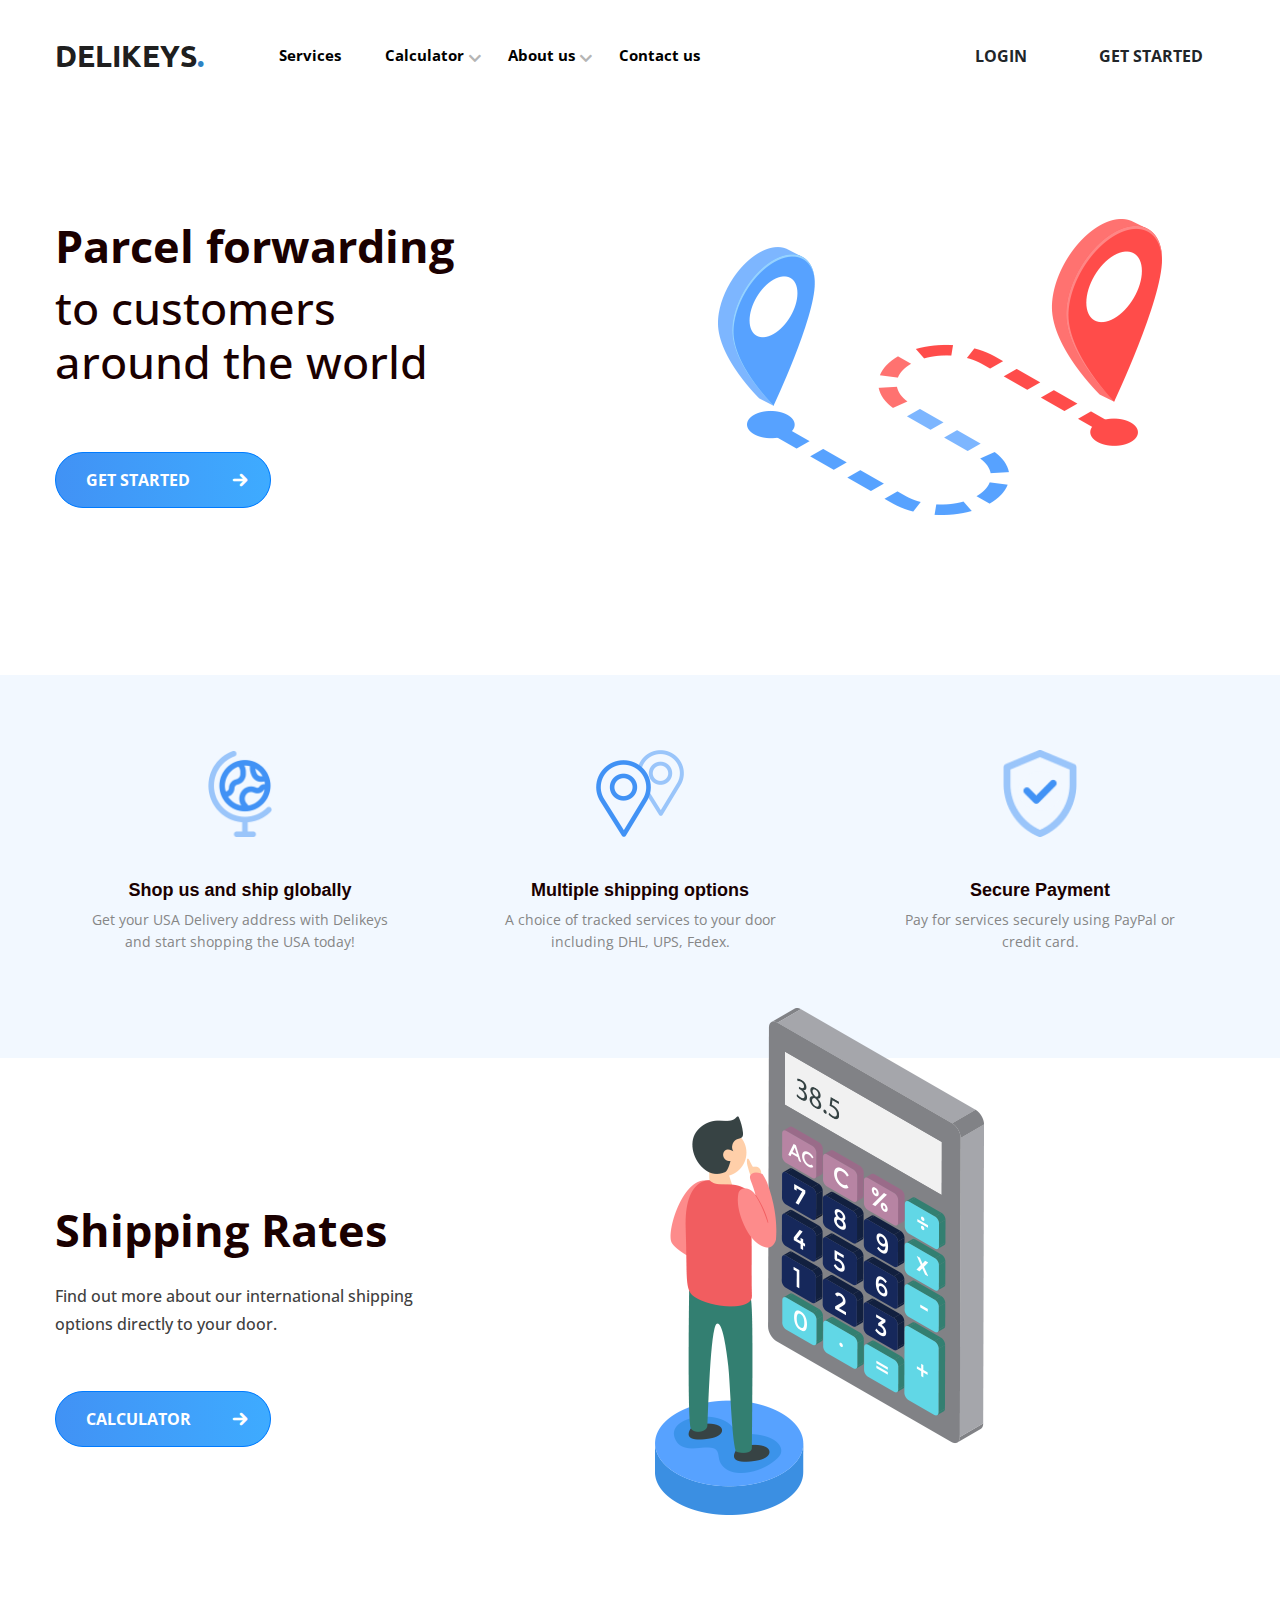
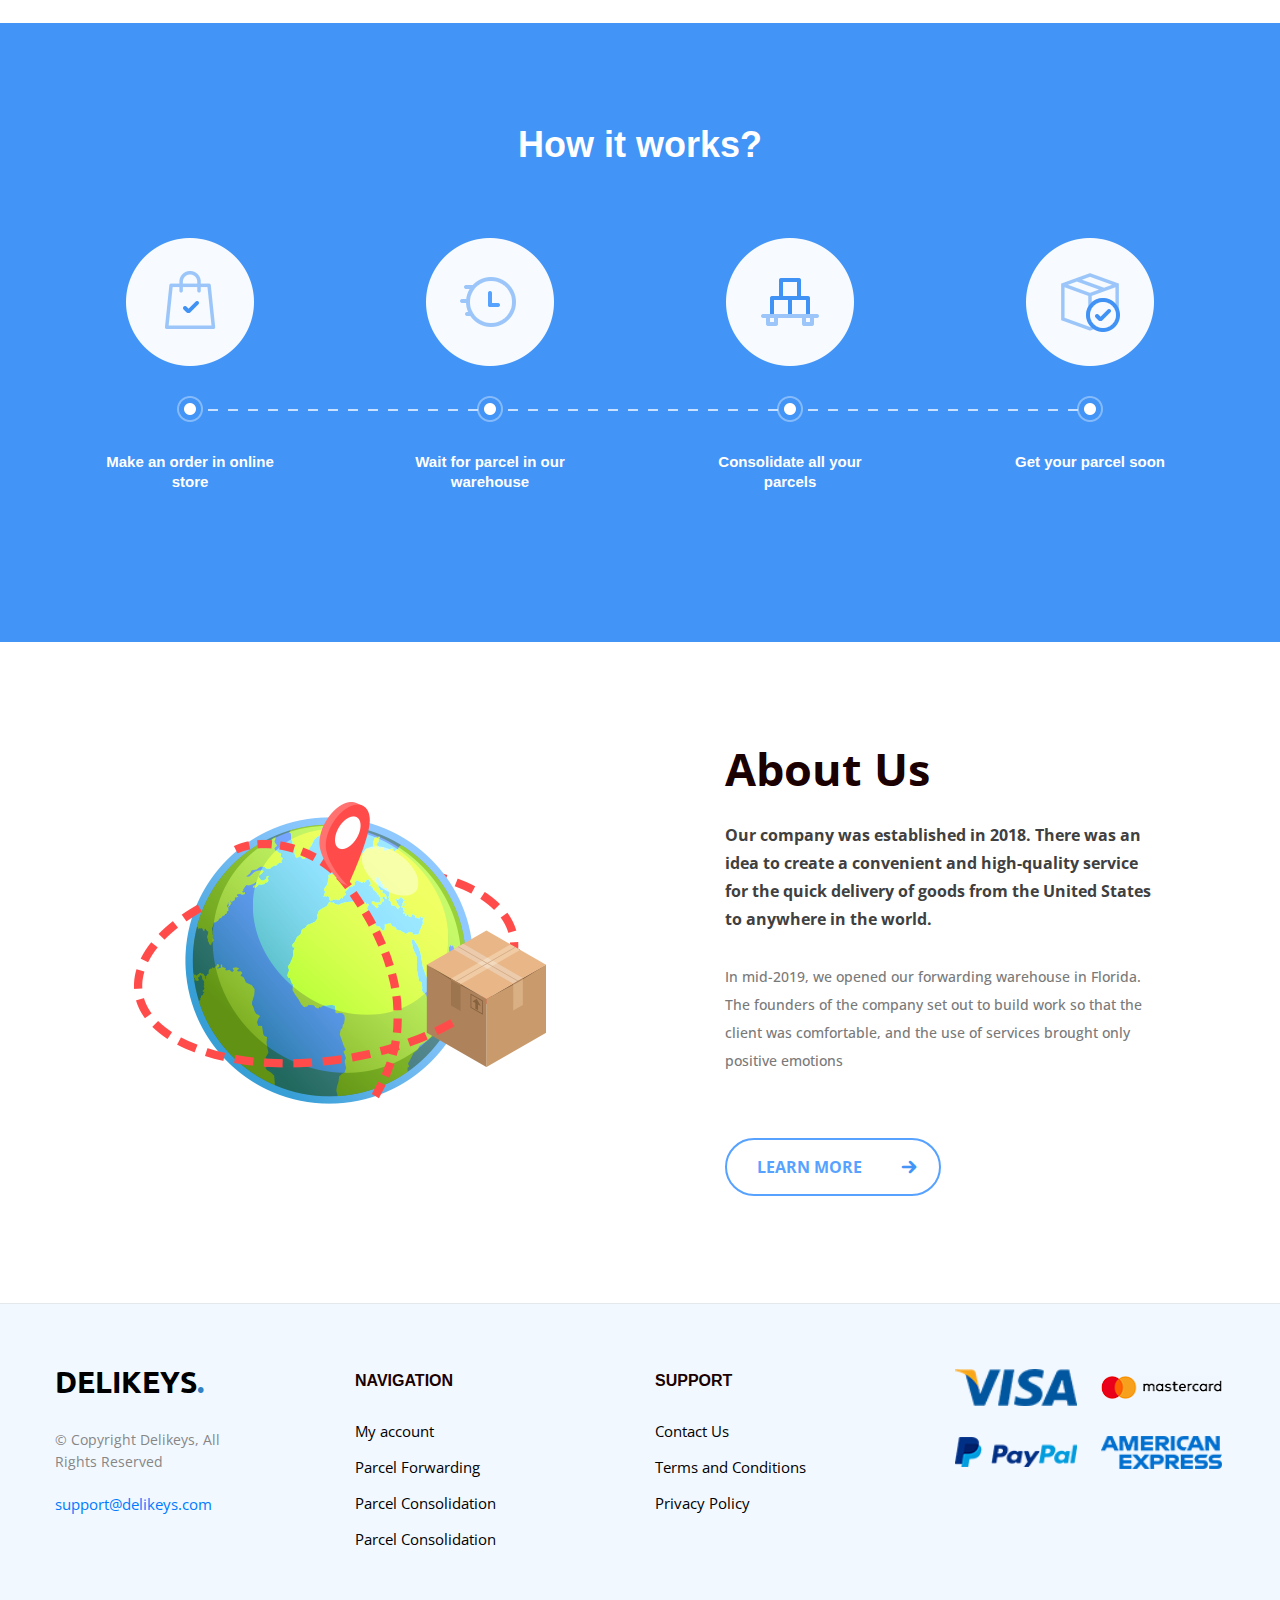
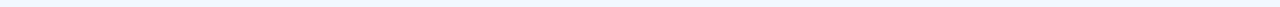
<file: index.html>
<html lang="en">
<head>
    <title>Delikeys</title>
    <link rel="stylesheet" href="./assets/bootstrap/bootstrap.min.css">
    <link href='http://fonts.googleapis.com/css?family=Ubuntu&subset=cyrillic,latin' rel='stylesheet' type='text/css'/>
    <link href="https://fonts.googleapis.com/css?family=Open+Sans:400,600,700&display=swap" rel="stylesheet">
    <link href="https://fonts.googleapis.com/css?family=Open+Sans:400,600,700|Ubuntu:400,700&display=swap" rel="stylesheet">
    <link rel="stylesheet" href="./assets/css/fonts.css">
    <link rel="stylesheet" href="./assets/css/style.css">
    <link rel="stylesheet" href="./assets/css/media.css">

</head>
<body>
<section id="section_header">
    <div class="container">
        <div class="row">
            <nav class="navbar navbar-expand-lg navbar-light col-12">
                <a class="navbar-brand col-2" href="#">delikeys<span>.</span></a>
                <button class="navbar-toggler navbar-toggler-index" type="button" data-toggle="collapse"
                        data-target="#navbarSupportedContent"
                        aria-controls="navbarSupportedContent"
                        aria-expanded="false"
                        aria-label="Toggle navigation">
                    <span class="container1" onclick="myFunction(this)">
                    <span class="bar1"></span>
                    <span class="bar2"></span>
                    <span class="bar3"></span>
                    <span class="bar4"></span>
                    <span class="bar5"></span>
                    </span>
                </button>
                <div class="collapse navbar-collapse col-10" id="navbarSupportedContent">
                    <ul class="navbar-nav mr-auto col-6.5">
                        <li class="nav-item">
                            <a class="nav-link" href="#">Services <span class="sr-only">(current)</span></a>
                        </li>
                        <li class="nav-item">
                            <div class="dropdown"><!--<i class="icon-angle-right"></i>-->
                                <a class="nav-link" href="#">Calculator</a>
                                <div class="dropdown-content">
                                    <a href="#">Link 1</a>
                                    <a href="#">Link 2</a>
                                    <a href="#">Link 3</a>
                                </div>
                            </div>
                        </li>
                        <li class="nav-item">
                            <div class="dropdown">
                            <a class="nav-link" href="#">About us</a>
                            <div class="dropdown-content">
                                <a href="#">Link 1</a>
                                <a href="#">Link 2</a>
                                <a href="#">Link 3</a>
                            </div>
                            </div>
                        </li>
                        <li class="nav-item">
                            <a class="nav-link" href="#">Contact us</a>
                        </li>
                    </ul>
                    <div class="nav-auth col-3.5">
                        <button type="submit" class="nav-link rounded-pill nav-login btn  btn-header" href="#">login</button>
                        <button type="submit" class="nav-link rounded-pill nav-grt-started btn btn-header" href="#">get started</button>
                    </div>
                    <div class="burger-btn-login">
                        <button type="submit" class="btn  btn-main btn-login ">sign up</button>
                        <button type="submit" class="btn  btn-main btn-login ">login</button>
                    </div>
                    <div id="header_box_logout">
                        <span class="header-name-user">Kirill Shevaha</span>
                        <ul class="navbar-nav mr-auto logout-text">
                            <li class="nav-item-room"><a href="#" class="profile-info">Profile Info</a></li>
                            <li class="nav-item-room"><a href="#" class="your-packages">Your packages</a></li>
                            <li class="nav-item-room"><a href="#" class="history">History</a></li>
                            <li class="nav-item-room"><a href="#" class="consolidation">Consolidation</a></li>
                        </ul>
                        <div class="btn-logout-inner">
                            <button type="submit" class="btn btn-main btn-logout">logout</button>
                        </div>
                    </div>
                </div>
            </nav>
        </div>
    </div>
</section>
<section id="forward">
    <div class="container">
        <div class="row">
            <div class="forward-text  col-sm-12 col-md-6 order-md-first order-last ">
                <h1>Parcel forwarding</h1>
                <h2 class="col-lg-11 col-xl-9  forward-h2">to customers
                    around the world</h2>
                <button type="button" class="btn btn-primary btn-main btn-across">get started</button>
            </div>
            <div class="img-forward col-sm-12 col-md-6 order-md-last order-first">
                <img src="assets/img/Vector_Smart_Object.png" alt="" >
            </div>
        </div>

    </div>
</section>
<section id="benefits">
    <div class="container">
        <div class="row">
            <div class="col-12 col-sm-12 col-md-4 col-lg-4 benefits-item">
                <img src="assets/img/globe.png" alt="">
                <div class="benefits-title">Shop us and ship globally</div>
                <div class="benefits-text">Get your USA Delivery address with
                    Delikeys and start shopping the USA today!
                </div>
            </div>
            <div class="col-12 col-sm-12 col-md-4 col-lg-4 benefits-item">
                <img src="assets/img/placeholder.png" alt="">
                <div class="benefits-title">Multiple shipping options</div>
                <div class="benefits-text">A choice of tracked services to your door
                    including DHL, UPS, Fedex.
                </div>
            </div>
            <div class="col-12 col-sm-12 col-md-4 col-lg-4 benefits-item">
                <img src="assets/img/verified.png" alt="">
                <div class="benefits-title">Secure Payment</div>
                <div class="benefits-text">Pay for services securely using PayPal
                    or credit card.
                </div>
            </div>
        </div>
    </div>
</section>
<section id="shipping_Rates">
    <div class="container">
        <div class="row">
            <div class="col-sm-12 col-md-6 order-md-first order-last forward-text shipping-rates-text">
                <h1>Shipping Rates</h1>
                <h3>Find out more about our international shipping
                    options directly to your door.</h3>
                <button type="button" class="btn btn-primary btn-main btn-across">calculator</button>
            </div>
            <div class="col-sm-12 col-md-6 order-md-last order-first shipping-img-inner">
                <img class="shipping-rates-img" src="assets/img/img_calculator.png" alt="">
            </div>
        </div>
    </div>
</section>
<section id="how_it_works">
    <div class="container">
        <h1>How it works?</h1>
        <div class="row">
            <div class="col-12 col-md-3 how-it-works-item">
                <img class="how-it-works-img" src="assets/img/howItWorks/icon2.png" alt="">
                <img class="how-it-works-pointer" src="assets/img/howItWorks/point.png" alt="">

                <div class="how-it-works-text">
                    Make an order in online store
                </div>
            </div>
            <div class="col-12 col-md-3 how-it-works-item">
                <img class="how-it-works-img" src="assets/img/howItWorks/icon.png" alt="">
                <img class="line" src="assets/img/line.png" alt="">
                <img class="how-it-works-pointer" src="assets/img/howItWorks/point.png" alt="">
                <div class="how-it-works-text">
                    Wait for parcel in our warehouse
                </div>
            </div>
            <div class="col-12 col-md-3 how-it-works-item">
                <img class="how-it-works-img" src="assets/img/howItWorks/icon3.png" alt="">
                <img class="line" src="assets/img/line.png" alt="">
                <img class="how-it-works-pointer" src="assets/img/howItWorks/point.png" alt="">
                <div class="how-it-works-text">
                    Consolidate all your parcels
                </div>
            </div>
            <div class="col-12 col-md-3 how-it-works-item">
                <img class="how-it-works-img" src="assets/img/howItWorks/icon4.png" alt="">
                <img class="line" src="assets/img/line.png" alt="">
                <img class="how-it-works-pointer" src="assets/img/howItWorks/point.png" alt="">
                <div class="how-it-works-text">
                    Get your parcel soon
                </div>
            </div>
        </div>
    </div>
</section>
<section id="about_us">
    <div class="container">
        <div class="row">
            <div class="col-sm-12 col-md-6  about-us-img ">
                <img src="assets/img/about_us.png" alt="">
            </div>
            <div class="col-sm-12 col-md-6 ">
                <div class=" forward-text about-us-text">
                <h1>About Us</h1>
                <h3>Our company was established in 2018. There was an idea to create a convenient and high-quality
                    service for the quick delivery of goods from the United States to anywhere in the world.</h3>
                <h4>In mid-2019, we opened our forwarding warehouse in Florida. The founders of the company set
                    out to build work so that the client was comfortable, and the use of services brought only
                    positive emotions</h4>
                <button type="button" class="btn btn-main btn-across btn-white">learn more</button>
                </div> </div>
        </div>
    </div>
</section>
<section id="footer_index">
    <div class="container">
        <div class="row">
            <div class="col-12 col-md-3 col-lg-3 footer-brand">
                <div class="footer-index-nav-brand">
                    <a class="navbar-brand" href="#">delikeys<span>.</span></a>
                    <div class="footer-index-copyright"> &#169; Copyright Delikeys, All Rights Reserved</div>
                    <a class="support" href="#">support@delikeys.com</a>
                </div>
            </div>
            <div class="col-6 col-md-3 col-lg-3 ">
                <div class="footer-index-nav">
                    <div class="footer-index-nav-title">Navigation</div>
                    <nav class="footer-index-navigation">
                        <ul class="navbar-nav">
                            <li><a href="#">My account</a></li>
                            <li><a href="#">Parcel Forwarding</a></li>
                            <li><a href="#">Parcel Consolidation</a></li>
                            <li><a href="#">Parcel Consolidation</a></li>
                        </ul>
                    </nav>
                </div>
            </div>
            <div class="col-6 col-md-3 col-lg-3 ">
                <div class="footer-index-support">
                    <div class="footer-index-nav-title">support</div>
                    <nav class="footer-index-navigation">
                        <ul class="navbar-nav">
                            <li><a href="#">Contact Us</a></li>
                            <li><a href="#">Terms and Conditions</a></li>
                            <li><a href="#">Privacy Policy</a></li>
                        </ul>
                    </nav>
                </div>
            </div>
            <div class="col-12 col-md-3 col-lg-3 footer-img-inner">
                <div class="footer-img-pay col-8  col-md-12 col-lg-12 col-xl-12">
                    <div class="footer-img-col1">
                        <img class="sys1" src="assets/img/Visa_Logo.png" alt="">
                        <img class="sys2" src="assets/img/mastercard-logo-png-7.png" alt="" width="127" height="24">
                    </div>
                    <div class=" footer-img-col2">
                        <img class="sys3" src="assets/img/PayPal_2014_logo.svg.png" alt="">
                        <img class="sys4" src="assets/img/american-express-logo-png-9.png" alt="">
                    </div>
                </div>
            </div>
        </div>
    </div>
</section>
</body>
<script src="./assets/bootstrap/jquery-3.4.1.slim.min.js"></script>
<script src="./assets/bootstrap/popper.min.js"></script>
<script src="./assets/bootstrap/bootstrap.min.js"></script>
<script src="./assets/js/function_all.js"></script>
</html>
</file>
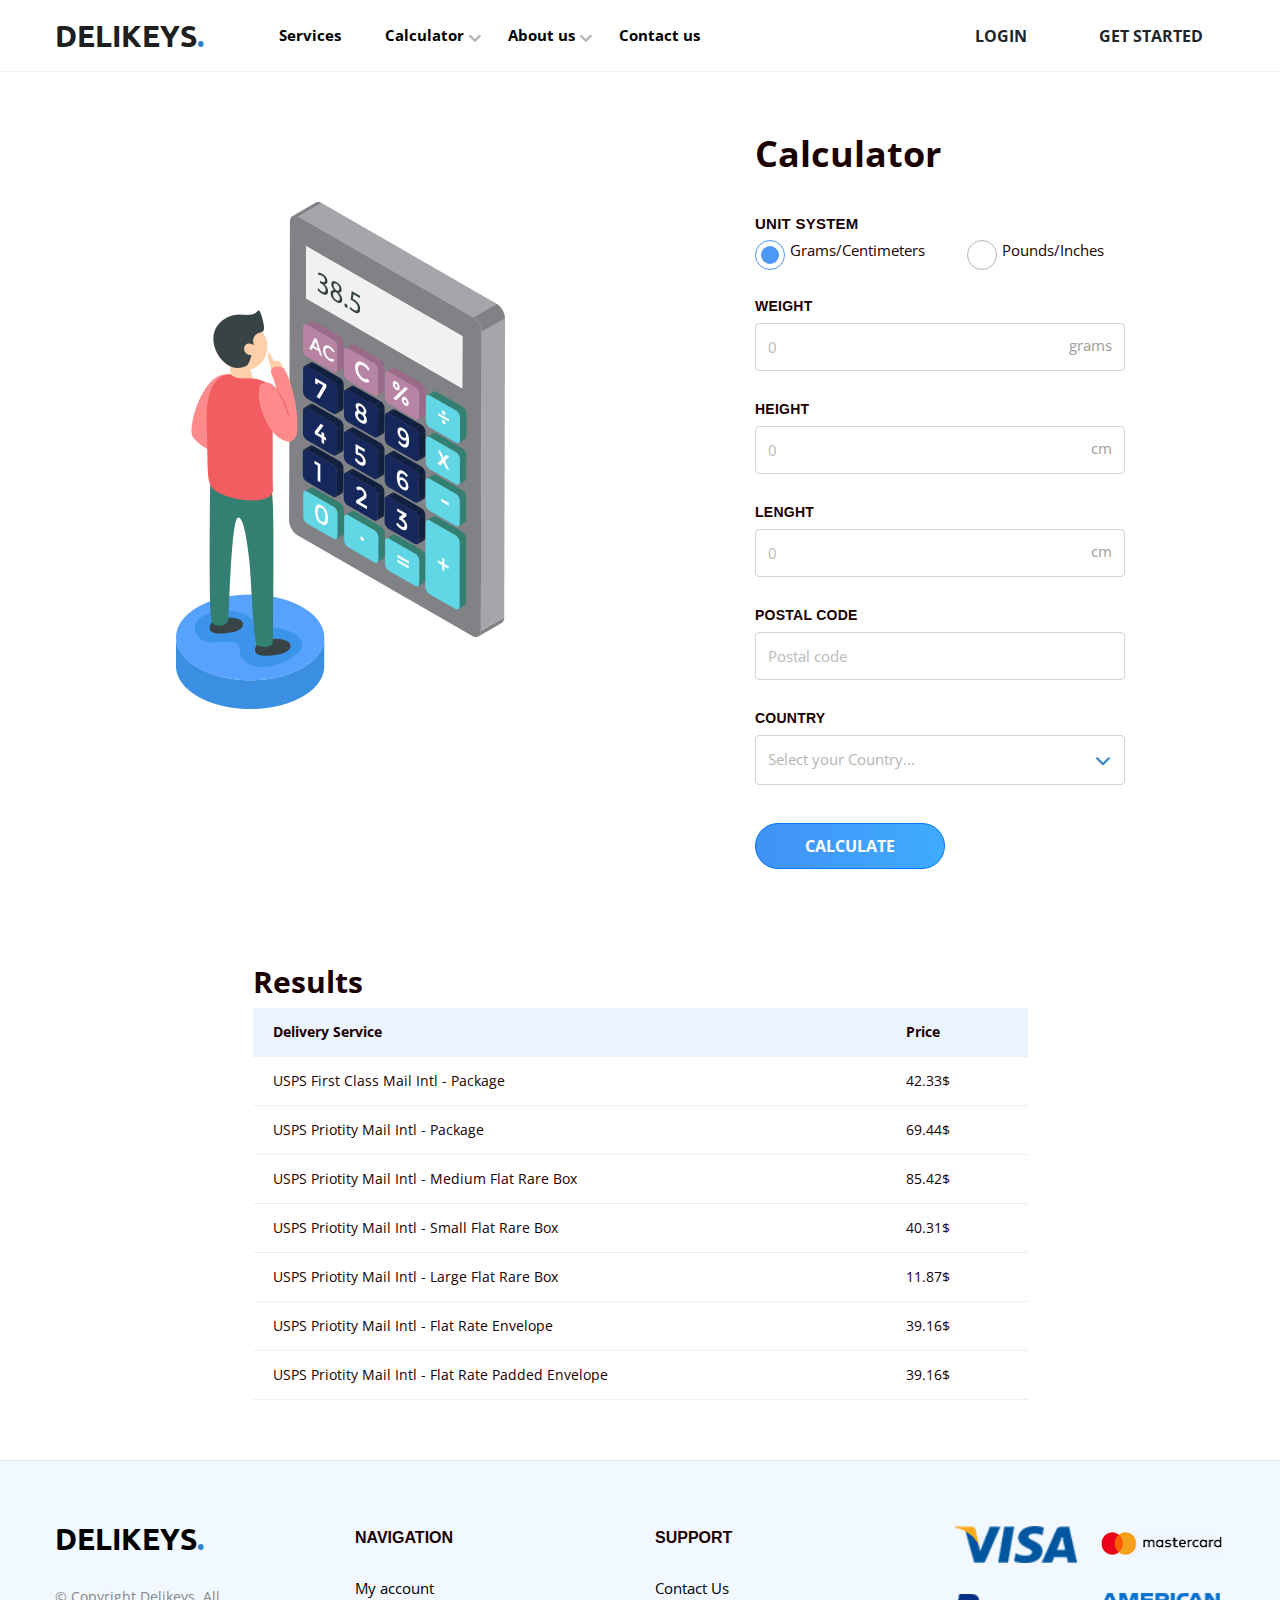
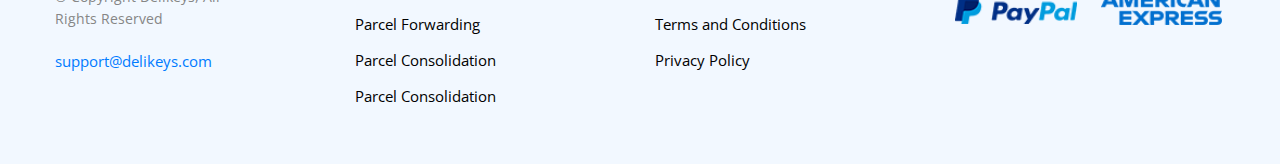
<file: calculator.html>
<html lang="en">
<head>
    <title>Delikeys</title>
    <link rel="stylesheet" href="./assets/bootstrap/bootstrap.min.css">
    <link href='http://fonts.googleapis.com/css?family=Ubuntu&subset=cyrillic,latin' rel='stylesheet' type='text/css'/>
    <link href="https://fonts.googleapis.com/css?family=Open+Sans:400,600,700&display=swap" rel="stylesheet">
    <link href="https://fonts.googleapis.com/css?family=Open+Sans:400,600,700|Ubuntu:400,700&display=swap" rel="stylesheet">
    <link rel="stylesheet" href="./assets/css/fonts.css">
    <link rel="stylesheet" href="./assets/css/style.css">
    <link rel="stylesheet" href="./assets/css/media.css">

</head>
<body>
<section id="section_header" class="section-header-container">
    <div class="container">
        <div class="row">
            <nav class="navbar navbar-expand-lg navbar-light col-12">
                <a class="navbar-brand col-2" href="#">delikeys<span>.</span></a>
                <button class="navbar-toggler navbar-toggler-index" type="button" data-toggle="collapse"
                        data-target="#navbarSupportedContent"
                        aria-controls="navbarSupportedContent"
                        aria-expanded="false"
                        aria-label="Toggle navigation">
                    <span class="container1" onclick="myFunction(this)">
                    <span class="bar1"></span>
                    <span class="bar2"></span>
                    <span class="bar3"></span>
                    <span class="bar4"></span>
                    <span class="bar5"></span>
                    </span>
                </button>
                <div class="collapse navbar-collapse col-10" id="navbarSupportedContent">
                    <ul class="navbar-nav mr-auto col-6.5">
                        <li class="nav-item">
                            <a class="nav-link" href="#">Services <span class="sr-only">(current)</span></a>
                        </li>
                        <li class="nav-item">
                            <div class="dropdown"><!--<i class="icon-angle-right"></i>-->
                                <a class="nav-link" href="#">Calculator</a>
                                <div class="dropdown-content">
                                    <a href="#">Link 1</a>
                                    <a href="#">Link 2</a>
                                    <a href="#">Link 3</a>
                                </div>
                            </div>
                        </li>
                        <li class="nav-item">
                            <div class="dropdown">
                                <a class="nav-link" href="#">About us</a>
                                <div class="dropdown-content">
                                    <a href="#">Link 1</a>
                                    <a href="#">Link 2</a>
                                    <a href="#">Link 3</a>
                                </div>
                            </div>
                        </li>
                        <li class="nav-item">
                            <a class="nav-link" href="#">Contact us</a>
                        </li>
                    </ul>
                    <div class="nav-auth col-3.5">
                        <button type="submit" class="nav-link rounded-pill nav-login btn  btn-header" href="#">login</button>
                        <button type="submit" class="nav-link rounded-pill nav-grt-started btn btn-header" href="#">get started</button>
                    </div>
                    <div class="burger-btn-login">
                        <button type="submit" class="btn  btn-main btn-login ">sign up</button>
                        <button type="submit" class="btn  btn-main btn-login ">login</button>
                    </div>
                </div>
            </nav>
        </div>
    </div>
</section>
<section id="calculator">
    <div class="container">
        <div class="row">
            <div class="calculator-img col-6">
                <img src="assets/img/img_calculator.png" alt="">
            </div>
            <div class="container-inner col-6">
            <div class="calculator-text col-12">
                <h1>Calculator</h1>
                <p>unit system</p>
                <label class="calculator-check">Grams/Centimeters
                    <input type="radio" checked="checked" name="radio">
                    <span class="checkmark"></span>
                </label>
                <label class="calculator-check">Pounds/Inches
                    <input type="radio" name="radio">
                    <span class="checkmark"></span>
                </label>
                <form>
                    <div class="form-group-calculator login-form-group col-12">
                        <label for="example_calculator_weight">weight</label>
                        <input type="email" class="form-control login-form-input login-input-name"
                               id="example_calculator_weight" placeholder="0">
                        <b>grams</b>
                    </div>
                    <div class="form-group-calculator login-form-group col-12">
                        <label for="example_calculator_height">height</label>
                        <input type="email" class="form-control login-form-input login-input-name"
                               id="example_calculator_height" placeholder="0">
                        <b>cm</b>
                    </div>
                    <div class="form-group-calculator login-form-group col-12">
                        <label for="example_calculator_lenght">lenght</label>
                        <input type="email" class="form-control login-form-input login-input-name"
                               id="example_calculator_lenght" placeholder="0">
                        <b>cm</b>
                    </div>
                    <div class="form-group login-form-group col-12">
                        <label for="example_postal_code">postal code</label>
                        <input type="email" class="form-control login-form-input login-input-name"
                               id="example_postal_code" placeholder="Postal code">
                    </div>
                    <div class="form-group login-form-group col-sm-12 col-md-6 col-lg-6">
                        <label for="example_Input_Country">Country</label>
                        <div class="custom-select">
                            <form class="form-control" >
                                <select id="example_Input_Country"  required>
                                    <option value="">Select your Country...</option>
                                    <option value="0">Ukraine</option>
                                    <option value="1">USA</option>
                                    <option value="2">Finland</option>
                                    <option value="3">...</option>

                                </select>
                            </form>
                        </div>
                    </div>
                    <button type="submit" class="btn btn-primary btn-main btn-profile-consolidation">calculate</button>
                </form>
            </div>
            </div>
                <div class="calculator-table-text">
                    <h2>Results</h2>
                    <table class="calculator-table">
                        <thead>
                        <tr>
                            <th>Delivery Service</th>
                            <th>Price</th>
                        </tr>
                        </thead>
                        <tr>
                            <td>USPS First Class Mail Intl - Package</td>
                            <td>42.33$</td>
                        </tr>
                        <tr>
                            <td>USPS Priotity Mail Intl - Package</td>
                            <td>69.44$</td>
                        </tr>
                        <tr>
                            <td>USPS Priotity Mail Intl - Medium Flat Rare Box</td>
                            <td>85.42$</td>
                        </tr>
                        <tr>
                            <td>USPS Priotity Mail Intl - Small Flat Rare Box</td>
                            <td>40.31$</td>
                        </tr>
                        <tr>
                            <td>USPS Priotity Mail Intl - Large Flat Rare Box</td>
                            <td>11.87$</td>
                        </tr>
                        <tr>
                            <td>USPS Priotity Mail Intl - Flat Rate Envelope</td>
                            <td>39.16$</td>
                        </tr>
                        <tr>
                            <td>USPS Priotity Mail Intl - Flat Rate Padded Envelope</td>
                            <td>39.16$</td>
                        </tr>

                    </table>
                </div>
    </div>
    </div>
</section>
<section id="footer_index">
    <div class="container">
        <div class="row">
            <div class="col-12 col-md-3 col-lg-3 footer-brand">
                <div class="footer-index-nav-brand">
                    <a class="navbar-brand" href="#">delikeys<span>.</span></a>
                    <div class="footer-index-copyright"> &#169; Copyright Delikeys, All Rights Reserved</div>
                    <a class="support" href="#">support@delikeys.com</a>
                </div>
            </div>
            <div class="col-6 col-md-3 col-lg-3 ">
                <div class="footer-index-nav">
                    <div class="footer-index-nav-title">Navigation</div>
                    <nav class="footer-index-navigation">
                        <ul class="navbar-nav">
                            <li><a href="#">My account</a></li>
                            <li><a href="#">Parcel Forwarding</a></li>
                            <li><a href="#">Parcel Consolidation</a></li>
                            <li><a href="#">Parcel Consolidation</a></li>
                        </ul>
                    </nav>
                </div>
            </div>
            <div class="col-6 col-md-3 col-lg-3 ">
                <div class="footer-index-support">
                    <div class="footer-index-nav-title">support</div>
                    <nav class="footer-index-navigation">
                        <ul class="navbar-nav">
                            <li><a href="#">Contact Us</a></li>
                            <li><a href="#">Terms and Conditions</a></li>
                            <li><a href="#">Privacy Policy</a></li>
                        </ul>
                    </nav>
                </div>
            </div>
            <div class="col-12 col-md-3 col-lg-3 footer-img-inner">
                <div class="footer-img-pay col-8  col-md-12 col-lg-12 col-xl-12">
                    <div class="footer-img-col1">
                        <img class="sys1" src="assets/img/Visa_Logo.png" alt="">
                        <img class="sys2" src="assets/img/mastercard-logo-png-7.png" alt="" width="127" height="24">
                    </div>
                    <div class=" footer-img-col2">
                        <img class="sys3" src="assets/img/PayPal_2014_logo.svg.png" alt="">
                        <img class="sys4" src="assets/img/american-express-logo-png-9.png" alt="">
                    </div>
                </div>
            </div>
        </div>
    </div>
</section>
</body>
<script src="./assets/bootstrap/jquery-3.4.1.slim.min.js"></script>
<script src="./assets/bootstrap/popper.min.js"></script>
<script src="./assets/bootstrap/bootstrap.min.js"></script>
<script src="assets/js/function_all.js"></script>
</html>
</file>
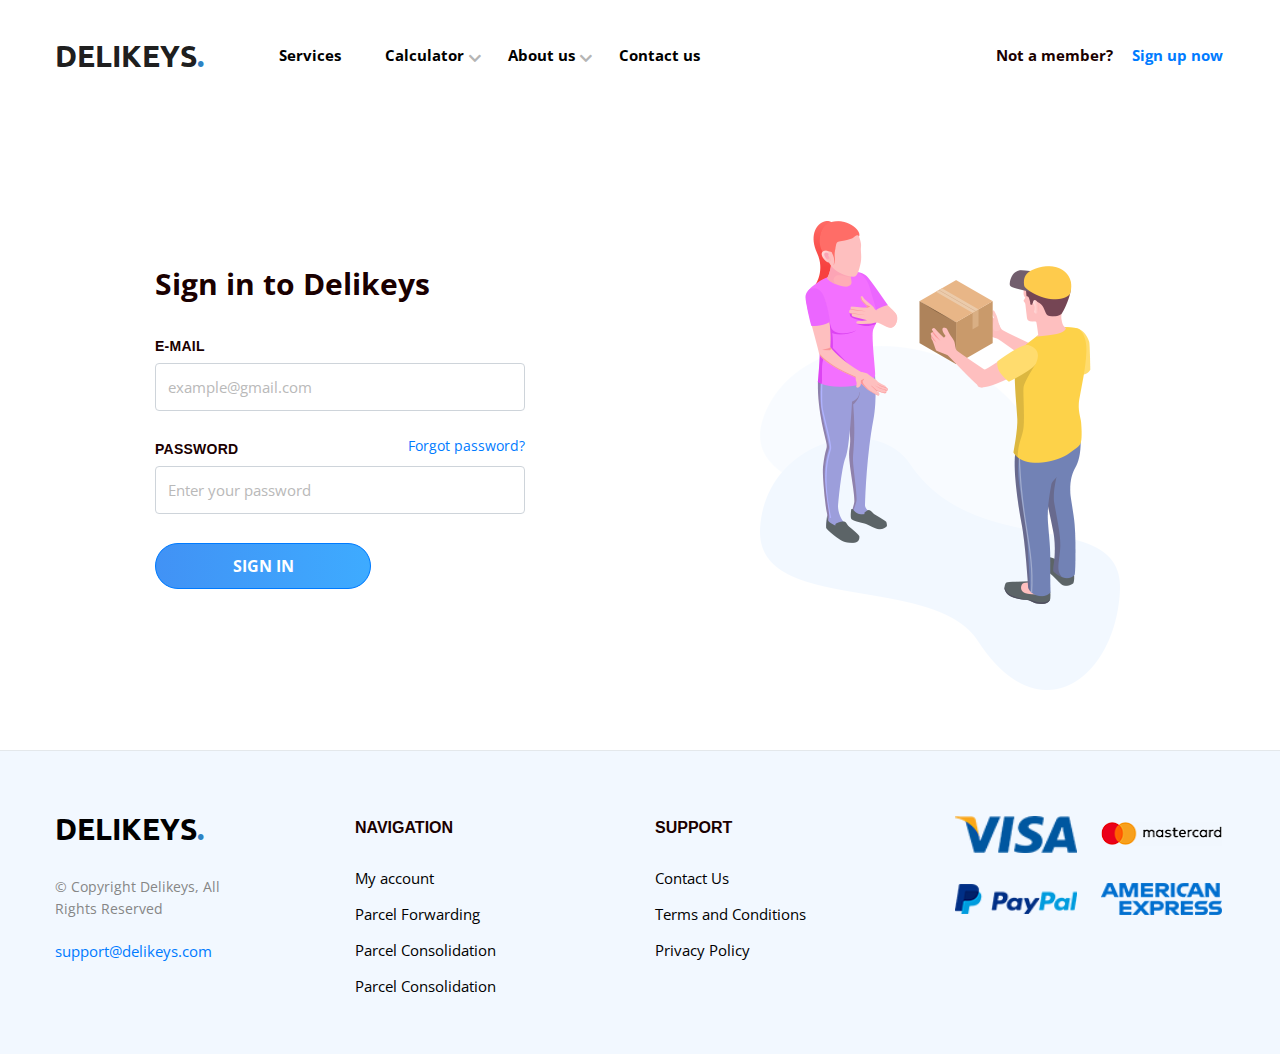
<file: login.html>
<html lang="en">
<head>
    <title>Login</title>
    <link rel="stylesheet" href="./assets/bootstrap/bootstrap.min.css">
    <link href="https://fonts.googleapis.com/css?family=Open+Sans:400,600,700|Ubuntu:400,700&display=swap"
          rel="stylesheet">
    <link rel="stylesheet" href="./assets/css/fonts.css">
    <link rel="stylesheet" href="./assets/css/media.css">
    <link rel="stylesheet" href="./assets/css/style.css">


</head>
<body>
<section id="section_header">
    <div class="container">
        <div class="row">
            <nav class="navbar navbar-expand-lg navbar-light col-12">
                <a class="navbar-brand col-5 col-md-7 col-lg-2 order-md-1" href="#">delikeys<span>.</span></a>
                <button class="navbar-toggler col-1 order-md-3 order-3" type="button" data-toggle="collapse"
                        data-target="#navbarSupportedContent"
                        aria-controls="navbarSupportedContent"
                        aria-expanded="false"
                        aria-label="Toggle navigation">
                    <span class="container1" onclick="myFunction(this)">
                    <span class="bar1"></span>
                    <span class="bar2"></span>
                    <span class="bar3"></span>
                    <span class="bar4"></span>
                    <span class="bar5"></span>
                    </span>
                </button>
                <div class="collapse navbar-collapse col-8 col-md-7 col-lg-6 order-2 " id="navbarSupportedContent">
                    <ul class="navbar-nav mr-auto col-6.5">
                        <li class="nav-item">
                            <a class="nav-link" href="#">Services <span class="sr-only">(current)</span></a>
                        </li>
                        <li class="nav-item">
                            <div class="dropdown"><!--<i class="icon-angle-right"></i>-->
                                <a class="nav-link" href="#">Calculator</a>
                                <div class="dropdown-content">
                                    <a href="#">Link 1</a>
                                    <a href="#">Link 2</a>
                                    <a href="#">Link 3</a>
                                </div>
                            </div>
                        </li>
                        <li class="nav-item">
                            <div class="dropdown">
                                <a class="nav-link" href="#">About us</a>
                                <div class="dropdown-content">
                                    <a href="#">Link 1</a>
                                    <a href="#">Link 2</a>
                                    <a href="#">Link 3</a>
                                </div>
                            </div>
                        </li>
                        <li class="nav-item">
                            <a class="nav-link" href="#">Contact us</a>
                        </li>
                    </ul>
                    <div class="burger-btn-login">
                        <button type="submit" class="btn  btn-main btn-login ">sign up</button>
                        <button type="submit" class="btn  btn-main btn-login ">login</button>
                    </div>
<!--                    <div id="header_box_logout">-->
<!--                        <span class="header-name-user">Kirill Shevaha</span>-->
<!--                        <ul class="navbar-nav mr-auto logout-text">-->
<!--                            <li class="nav-item-room"><a href="#" class="profile-info">Profile Info</a></li>-->
<!--                            <li class="nav-item-room"><a href="#" class="your-packages">Your packages</a></li>-->
<!--                            <li class="nav-item-room"><a href="#" class="history">History</a></li>-->
<!--                            <li class="nav-item-room"><a href="#" class="consolidation">Consolidation</a></li>-->
<!--                        </ul>-->
<!--                        <div class="btn-logout-inner">-->
<!--                            <button type="submit" class="btn btn-primary btn-main btn-logout">logout</button>-->
<!--                        </div>-->
<!--                    </div>-->
                </div>
                <div class="login-auth col-5 col-md-3 order-md-2 col-lg-4">
                    <b class=" col-md-6">Not a member?</b>
                    <a class="login-sing  col-md-6" href="#">Sign up now</a>
                </div>
            </nav>
        </div>
    </div>
</section>
<section id="login_bloc">
    <div class="container">
        <div class="row">
            <div class="col-sm-12 col-md-6 col-lg-6  login-form-bloc--lg">
                <div class="login-form"><h3>Sign in to Delikeys</h3>
                    <form>
                        <div class="form-group login-form-group">
                            <label for="example_Input_Email1">E-MAIL</label>
                            <input type="email" class="form-control login-form-input" id="example_Input_Email1"
                                   placeholder="example@gmail.com">
                        </div>
                        <div class="form-group login-form-group">
                            <label for="example_Input_Password1">Password</label>
                            <a href="#">Forgot password?</a>
                            <input type="password" class="form-control login-form-input" id="example_Input_Password1"
                                   placeholder="Enter your password">
                        </div>
                        <button type="submit" class="btn btn-primary btn-main ">Sign In</button>
                    </form>
                </div>
            </div>
            <div class="col-sm-12 col-md-6 col-lg-6 login-form-img">
                <img src="assets/img/login/login_img.png" alt="">
            </div>
        </div>
    </div>
</section>
<section id="footer_index">
    <div class="container">
        <div class="row">
            <div class="col-12 col-md-3 col-lg-3 footer-brand">
                <div class="footer-index-nav-brand">
                    <a class="navbar-brand" href="#">delikeys<span>.</span></a>
                    <div class="footer-index-copyright"> &#169; Copyright Delikeys, All Rights Reserved</div>
                    <a class="support" href="#">support@delikeys.com</a>
                </div>
            </div>
            <div class="col-6 col-md-3 col-lg-3 ">
                <div class="footer-index-nav">
                    <div class="footer-index-nav-title">Navigation</div>
                    <nav class="footer-index-navigation">
                        <ul class="navbar-nav">
                            <li><a href="#">My account</a></li>
                            <li><a href="#">Parcel Forwarding</a></li>
                            <li><a href="#">Parcel Consolidation</a></li>
                            <li><a href="#">Parcel Consolidation</a></li>
                        </ul>
                    </nav>
                </div>
            </div>
            <div class="col-6 col-md-3 col-lg-3 ">
                <div class="footer-index-support">
                    <div class="footer-index-nav-title">support</div>
                    <nav class="footer-index-navigation">
                        <ul class="navbar-nav">
                            <li><a href="#">Contact Us</a></li>
                            <li><a href="#">Terms and Conditions</a></li>
                            <li><a href="#">Privacy Policy</a></li>
                        </ul>
                    </nav>
                </div>
            </div>
            <div class="col-12 col-md-3 col-lg-3 footer-img-inner">
                <div class="footer-img-pay col-8  col-md-12 col-lg-12 col-xl-12">
                    <div class="footer-img-col1">
                        <img class="sys1" src="assets/img/Visa_Logo.png" alt="">
                        <img class="sys2" src="assets/img/mastercard-logo-png-7.png" alt="" width="127" height="24">
                    </div>
                    <div class=" footer-img-col2">
                        <img class="sys3" src="assets/img/PayPal_2014_logo.svg.png" alt="">
                        <img class="sys4" src="assets/img/american-express-logo-png-9.png" alt="">
                    </div>
                </div>
            </div>
        </div>
    </div>
</section>
</body>
<script src="./assets/bootstrap/jquery-3.4.1.slim.min.js"></script>
<script src="./assets/bootstrap/popper.min.js"></script>
<script src="./assets/bootstrap/bootstrap.min.js"></script>
<script src="./assets/js/function_all.js"></script>
</html>
</file>
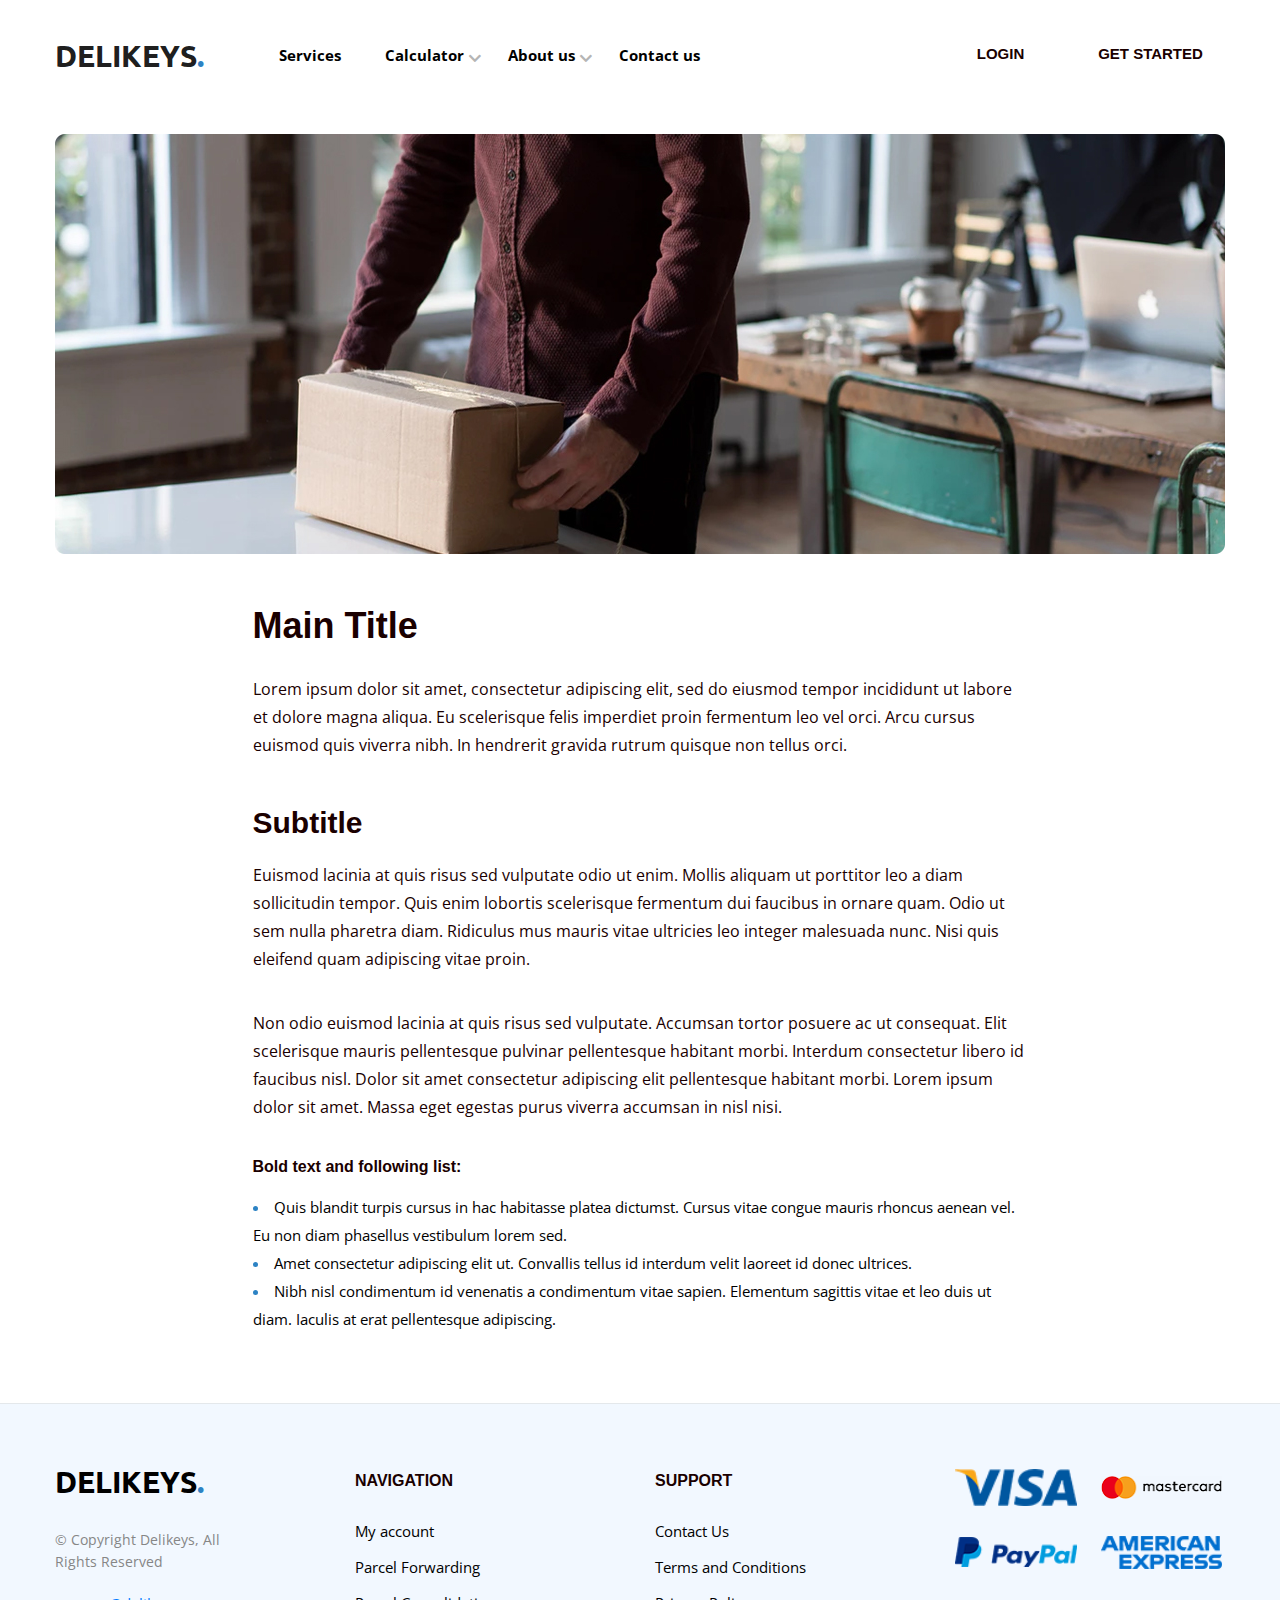
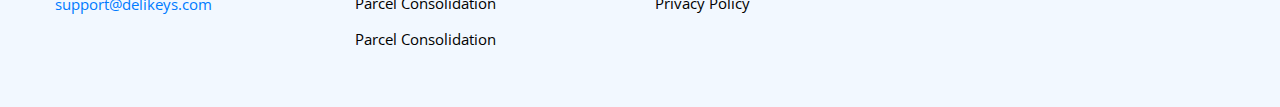
<file: page_text.html>
<html lang="en">
<head>
    <title>Page_Text</title>
    <link rel="stylesheet" href="./assets/bootstrap/bootstrap.min.css">
    <link href='http://fonts.googleapis.com/css?family=Ubuntu&subset=cyrillic,latin' rel='stylesheet' type='text/css'/>
    <link href="https://fonts.googleapis.com/css?family=Open+Sans:400,600,700&display=swap" rel="stylesheet">
    <link href="https://fonts.googleapis.com/css?family=Open+Sans:400,600,700|Ubuntu:400,700&display=swap" rel="stylesheet">
    <link rel="stylesheet" href="./assets/css/fonts.css">
    <link rel="stylesheet" href="./assets/css/style.css">
    <link rel="stylesheet" href="./assets/css/media.css">

</head>
<body>
<section id="section_header">
    <div class="container">
        <div class="row">
            <nav class="navbar navbar-expand-lg navbar-light col-12">
                <a class="navbar-brand col-2" href="#">delikeys<span>.</span></a>
                <button class="navbar-toggler " type="button" data-toggle="collapse"
                        data-target="#navbarSupportedContent"
                        aria-controls="navbarSupportedContent"
                        aria-expanded="false"
                        aria-label="Toggle navigation">
                    <span class="container1" onclick="myFunction(this)">
                    <span class="bar1"></span>
                    <span class="bar2"></span>
                    <span class="bar3"></span>
                    <span class="bar4"></span>
                    <span class="bar5"></span>
                    </span>
                </button>
                <div class="collapse navbar-collapse col-10" id="navbarSupportedContent">
                    <ul class="navbar-nav mr-auto col-6.5">
                        <li class="nav-item">
                            <a class="nav-link" href="#">Services <span class="sr-only">(current)</span></a>
                        </li>
                        <li class="nav-item">
                            <div class="dropdown"><!--<i class="icon-angle-right"></i>-->
                                <a class="nav-link" href="#">Calculator</a>
                                <div class="dropdown-content">
                                    <a href="#">Link 1</a>
                                    <a href="#">Link 2</a>
                                    <a href="#">Link 3</a>
                                </div>
                            </div>
                        </li>
                        <li class="nav-item">
                            <div class="dropdown">
                                <a class="nav-link" href="#">About us</a>
                                <div class="dropdown-content">
                                    <a href="#">Link 1</a>
                                    <a href="#">Link 2</a>
                                    <a href="#">Link 3</a>
                                </div>
                            </div>
                        </li>
                        <li class="nav-item">
                            <a class="nav-link" href="#">Contact us</a>
                        </li>
                    </ul>
                    <div class="nav-auth col-3.5">
                        <a class="nav-link rounded-pill nav-login btn  btn-header" href="#">login</a>
                        <a class="nav-link rounded-pill nav-grt-started btn btn-header" href="#">get started</a>
                    </div>
                    <div class="burger-btn-login">
                        <button type="submit" class="btn  btn-main btn-login ">sign up</button>
                        <button type="submit" class="btn  btn-main btn-login ">login</button>
                    </div>
<!--                    <div id="header_box_logout">-->
<!--                        <span class="header-name-user">Kirill Shevaha</span>-->
<!--                        <ul class="navbar-nav mr-auto logout-text">-->
<!--                            <li class="nav-item-room"><a href="#" class="profile-info">Profile Info</a></li>-->
<!--                            <li class="nav-item-room"><a href="#" class="your-packages">Your packages</a></li>-->
<!--                            <li class="nav-item-room"><a href="#" class="history">History</a></li>-->
<!--                            <li class="nav-item-room"><a href="#" class="consolidation">Consolidation</a></li>-->
<!--                        </ul>-->
<!--                        <div class="btn-logout-inner">-->
<!--                            <button type="submit" class="btn btn-main btn-logout">logout</button>-->
<!--                        </div>-->
<!--                    </div>-->
                </div>
            </nav>
        </div>
    </div>
</section>
<section id="page_text">
    <div class="container">
        <div class="page-text-img">
            <img src="assets/img/page-text/page-text1.jpg" alt="">
        </div>
        <div class="page-text-text">
            <h1>Main Title</h1>
            <p>Lorem ipsum dolor sit amet, consectetur adipiscing elit, sed do eiusmod tempor incididunt ut labore et dolore magna aliqua. Eu scelerisque felis imperdiet proin fermentum leo vel orci. Arcu cursus euismod quis viverra nibh. In hendrerit gravida rutrum quisque non tellus orci. </p>
            <h2>Subtitle</h2>
            <div class="subtitle-text">
                <p>Euismod lacinia at quis risus sed vulputate odio ut enim. Mollis aliquam ut porttitor leo a diam sollicitudin tempor. Quis enim lobortis scelerisque fermentum dui faucibus in ornare quam. Odio ut sem nulla pharetra diam. Ridiculus mus mauris vitae ultricies leo integer malesuada nunc. Nisi quis eleifend quam adipiscing vitae proin.</p>
                <p>Non odio euismod lacinia at quis risus sed vulputate. Accumsan tortor posuere ac ut consequat. Elit scelerisque mauris pellentesque pulvinar pellentesque habitant morbi. Interdum consectetur libero id faucibus nisl. Dolor sit amet consectetur adipiscing elit pellentesque habitant morbi. Lorem ipsum dolor sit amet. Massa eget egestas purus viverra accumsan in nisl nisi.</p>
                <div class="page-text-last">
                    <h4>Bold text and following list:</h4>
                    <li><span> Quis blandit turpis cursus in hac habitasse platea dictumst. Cursus vitae congue mauris rhoncus aenean vel. Eu non diam phasellus vestibulum lorem sed.</span></li>
                    <li><span>Amet consectetur adipiscing elit ut. Convallis tellus id interdum velit laoreet id donec ultrices.</span></li>
                    <li><span>Nibh nisl condimentum id venenatis a condimentum vitae sapien. Elementum sagittis vitae et leo duis ut diam. Iaculis at erat pellentesque adipiscing.</span></li>
                </div>
            </div>
        </div>
    </div>
</section>
<section id="footer_index">
    <div class="container">
        <div class="row">
            <div class="col-12 col-md-3 col-lg-3 footer-brand">
                <div class="footer-index-nav-brand">
                    <a class="navbar-brand" href="#">delikeys<span>.</span></a>
                    <div class="footer-index-copyright"> &#169; Copyright Delikeys, All Rights Reserved</div>
                    <a class="support" href="#">support@delikeys.com</a>
                </div>
            </div>
            <div class="col-6 col-md-3 col-lg-3 ">
                <div class="footer-index-nav">
                    <div class="footer-index-nav-title">Navigation</div>
                    <nav class="footer-index-navigation">
                        <ul class="navbar-nav">
                            <li><a href="#">My account</a></li>
                            <li><a href="#">Parcel Forwarding</a></li>
                            <li><a href="#">Parcel Consolidation</a></li>
                            <li><a href="#">Parcel Consolidation</a></li>
                        </ul>
                    </nav>
                </div>
            </div>
            <div class="col-6 col-md-3 col-lg-3 ">
                <div class="footer-index-support">
                    <div class="footer-index-nav-title">support</div>
                    <nav class="footer-index-navigation">
                        <ul class="navbar-nav">
                            <li><a href="#">Contact Us</a></li>
                            <li><a href="#">Terms and Conditions</a></li>
                            <li><a href="#">Privacy Policy</a></li>
                        </ul>
                    </nav>
                </div>
            </div>
            <div class="col-12 col-md-3 col-lg-3 footer-img-inner">
                <div class="footer-img-pay col-8  col-md-12 col-lg-12 col-xl-12">
                    <div class="footer-img-col1">
                        <img class="sys1" src="assets/img/Visa_Logo.png" alt="">
                        <img class="sys2" src="assets/img/mastercard-logo-png-7.png" alt="" width="127" height="24">
                    </div>
                    <div class=" footer-img-col2">
                        <img class="sys3" src="assets/img/PayPal_2014_logo.svg.png" alt="">
                        <img class="sys4" src="assets/img/american-express-logo-png-9.png" alt="">
                    </div>
                </div>
            </div>
        </div>
    </div>
</section>
</body>
<script src="./assets/bootstrap/jquery-3.4.1.slim.min.js"></script>
<script src="./assets/bootstrap/popper.min.js"></script>
<script src="./assets/bootstrap/bootstrap.min.js"></script>
<script src="./assets/js/function_all.js"></script>
</html>
</file>
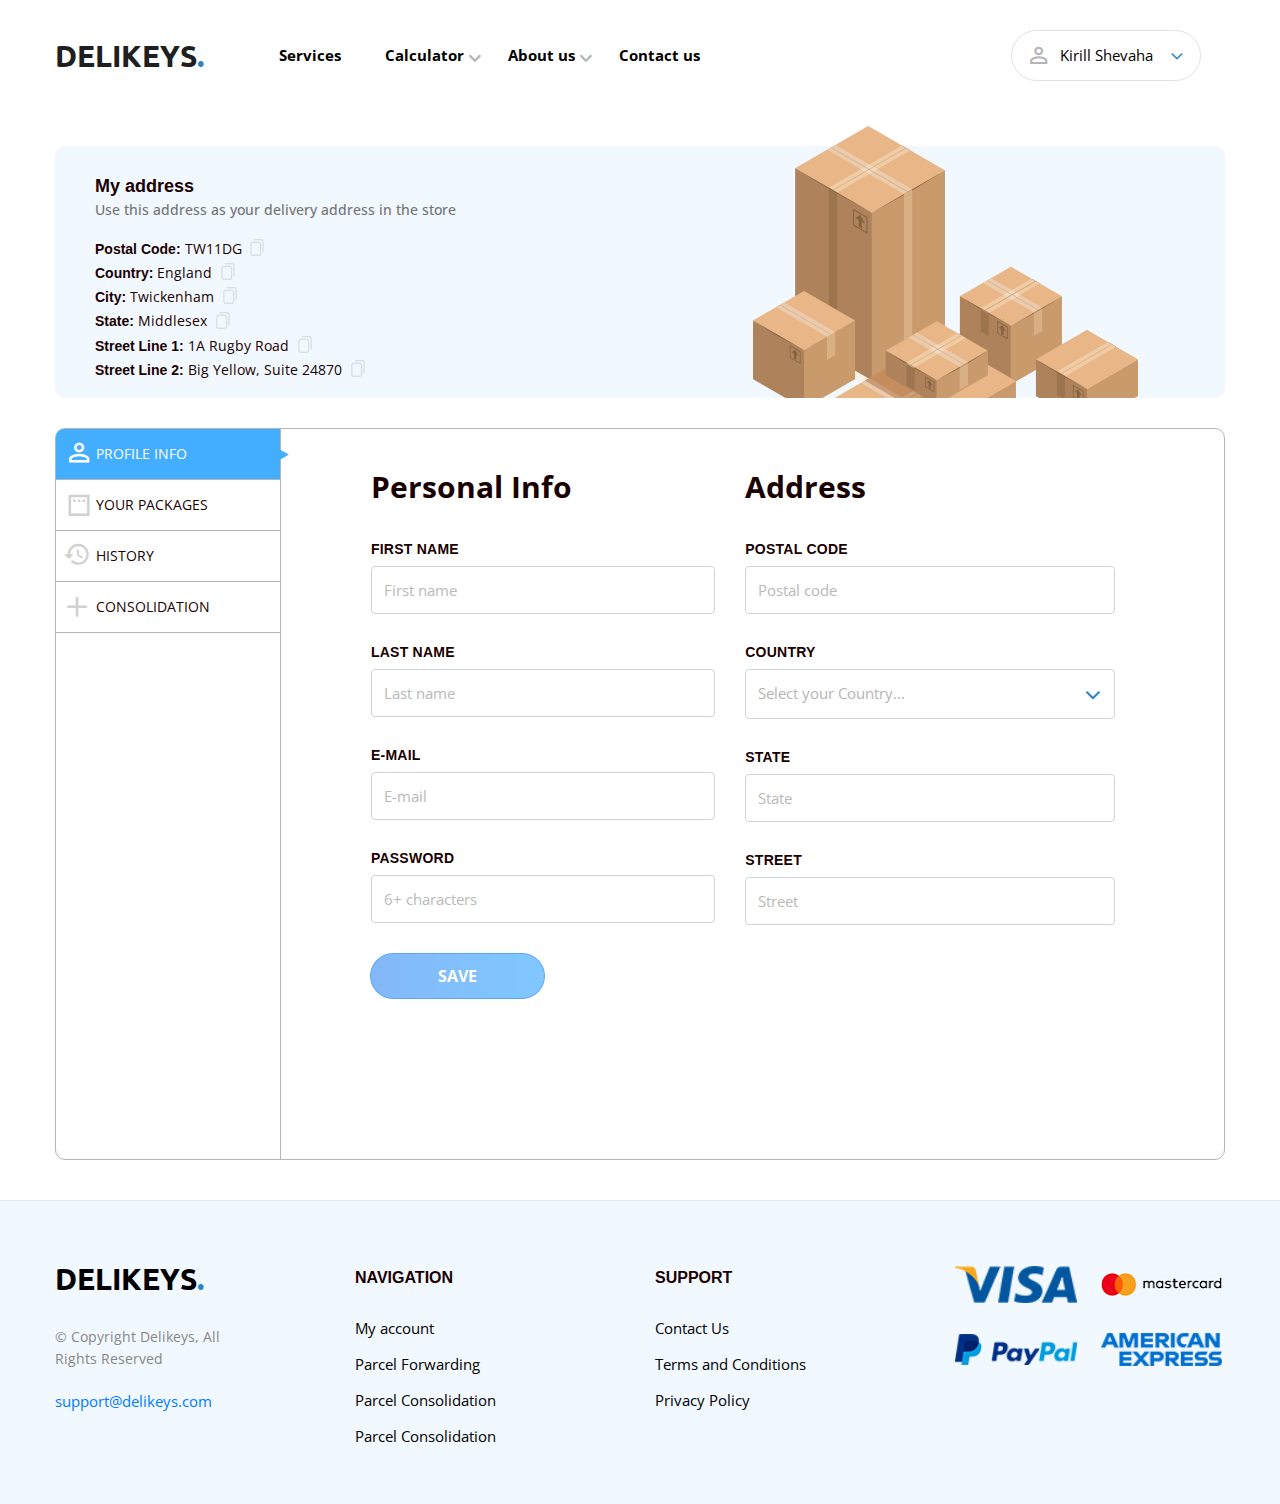
<file: profile.html>
<html lang="en">
<head>
    <title>Page_Text</title>
    <link rel="stylesheet" href="./assets/bootstrap/bootstrap.min.css">
    <link href="https://fonts.googleapis.com/css?family=Open+Sans:400,600,700|Ubuntu:400,700&display=swap"
          rel="stylesheet">
    <link rel="stylesheet" href="./assets/css/fonts.css">
    <link rel="stylesheet" href="./assets/css/style.css">
    <link rel="stylesheet" href="./assets/css/media.css">
</head>
<body>
<section id="section_header">
    <div class="container">
        <div class="row">
            <nav class="navbar navbar-expand-lg navbar-light col-12">
                <a class="navbar-brand col-5 col-md-7 col-lg-2 order-md-1" href="#">delikeys<span>.</span></a>
                <button type="button" data-toggle="collapse"
                        data-target="#navbarSupportedContent1"
                        aria-controls="navbarSupportedContent1"
                        aria-expanded="false"
                        aria-label="Toggle navigation" class="navbar-toggler col-1 col-md-1 order-md-3 order-3 btn-person"
                        href="#icon-clearclose" onclick="view('icon-clearclose'); return fals">
                    <span
                          class="icon-person_outlineperm_identity" onclick="myFunction(this)"></span>
                    <span id="icon-clearclose" class="icon-clearclose"></span>
                </button>
                <button class="navbar-toggler col-1 col-md-1 order-md-3 order-3" type="button" data-toggle="collapse"
                        data-target="#navbarSupportedContent"
                        aria-controls="navbarSupportedContent"
                        aria-expanded="false"
                        aria-label="Toggle navigation">
                    <span class="container1" onclick="myFunction(this)">
                    <span class="bar1"></span>
                    <span class="bar2"></span>
                    <span class="bar3"></span>
                    <span class="bar4"></span>
                    <span class="bar5"></span>
                    </span>
                </button>
                <div class="collapse navbar-collapse navbarSupportedContent1 col-0 order-2 " id="navbarSupportedContent1">
                    <div id="header_box_logout">
                        <span class="header-name-user">Kirill Shevaha</span>
                        <ul class="navbar-nav mr-auto logout-text">
                            <li class="nav-item-room"><a href="#" class="profile-info">Profile Info</a></li>
                            <li class="nav-item-room"><a href="#" class="your-packages">Your packages</a></li>
                            <li class="nav-item-room"><a href="#" class="history">History</a></li>
                            <li class="nav-item-room"><a href="#" class="consolidation">Consolidation</a></li>
                        </ul>
                        <div class="btn-logout-inner">
                            <button type="submit" class="btn btn-main btn-logout">logout</button>
                        </div>
                    </div>
                </div>
                <div class="collapse navbar-collapse col-7 order-2 " id="navbarSupportedContent">
                    <ul class="navbar-nav mr-auto col-6.5">
                        <li class="nav-item">
                            <a class="nav-link" href="#">Services <span class="sr-only">(current)</span></a>
                        </li>
                        <li class="nav-item">
                            <div class="dropdown"><!--<i class="icon-angle-right"></i>-->
                                <a class="nav-link" href="#">Calculator</a>
                                <div class="dropdown-content">
                                    <a href="#">Link 1</a>
                                    <a href="#">Link 2</a>
                                    <a href="#">Link 3</a>
                                </div>
                            </div>
                        </li>
                        <li class="nav-item">
                            <div class="dropdown">
                                <a class="nav-link" href="#">About us</a>
                                <div class="dropdown-content">
                                    <a href="#">Link 1</a>
                                    <a href="#">Link 2</a>
                                    <a href="#">Link 3</a>
                                </div>
                            </div>
                        </li>
                        <li class="nav-item">
                            <a class="nav-link" href="#">Contact us</a>
                        </li>
                    </ul>
                    <div class="burger-btn-login">
                        <button type="submit" class="btn  btn-main btn-login ">sign up</button>
                        <button type="submit" class="btn  btn-main btn-login ">login</button>
                    </div>
                </div>
                <div class="login-auth col-5 col-md-3 order-md-2 col-lg-3">
                    <header>
                        <nav>
                            <ul class="topmenu">
                                <li><a href="" class="submenu-link">Kirill Shevaha</a>
                                    <ul class="submenu">
                                        <li><a class="qwe" href="">Profile Info</a></li>
                                        <li><a class="qwe1" href="">Your packages</a></li>
                                        <li><a href="">History</a></li>
                                        <li><a href="">Consolidation</a></li>
                                        <li><a href="">Sing Out</a></li>
                                    </ul>
                                </li>
                            </ul>
                        </nav>
                    </header>
                </div>
            </nav>
        </div>
    </div>
</section>
<section id="profile">
    <div class="container">
        <div class="profile-list">
            <div class="row">
                <div class="profile-list-info col-12 col-md-7 col-lg-6">
                    <h3>My address</h3>
                    <h4>Use this address as your delivery address in the store</h4>
                    <ul>
                        <li>Postal Code:<b id="b1"> TW11DG</b>
                            <a href="#" onclick="copyToClipboard('#b1')"><img src="assets/img/profile/copy.png" alt=""></a></li>
                        <li>Country:<b id="b2"> England</b>
                            <a href="#" onclick="copyToClipboard('#b2')"><img src="assets/img/profile/copy.png" alt=""></a></li></li>
                        <li>City:<b id="b3"> Twickenham</b>
                            <a href="#" onclick="copyToClipboard('#b3')"><img src="assets/img/profile/copy.png" alt=""></a></li></li>
                        <li>State:<b id="b4"> Middlesex</b>
                            <a href="#" onclick="copyToClipboard('#b4')"><img src="assets/img/profile/copy.png" alt=""></a></li></li>
                        <li>Street Line 1:<b id="b5"> 1A Rugby Road</b>
                            <a href="#" onclick="copyToClipboard('#b5')"><img src="assets/img/profile/copy.png" alt=""></a></li></li>
                        <li>Street Line 2:<b id="b6"> Big Yellow, Suite 24870</b>
                            <a href="#" onclick="copyToClipboard('#b6')"><img src="assets/img/profile/copy.png" alt=""></a></li></li>
                    </ul>
                </div>
                <div class="profile-info-img col-0 col-md-5 col-lg-6">
                    <img src="assets/img/profile/profile.png" alt="">
                </div>
            </div>
        </div>
        <div class="profile-white"></div>
        <div class="profile-menu">
            <div class="row">
                <div class=" profile-nav col-3">
                    <ul>
                        <li class="profile-info  nav-item-room active" >Profile Info</li>
                        <li class="nav-item-room your-packages ">Your packages</li>
                        <li class="nav-item-room history">History</li>
                        <li class="nav-item-room consolidation"></a>Consolidation</li>
                    </ul>
                </div>
                <div id="profile-info" class="profile-profile-info col-12 col-lg-9">
                    <div class="row">
                        <div class="profile-info-form1 col-6 col-md-5 ml-auto">
                            <div class="login-form"><h3>Personal Info</h3></div>
                            <div class="form-row ">
                                <div class="form-group login-form-group  col-12">
                                    <label for="example_Input_Name">First name</label>
                                    <input type="text" class="form-control login-form-input login-input-name"
                                           id="example_Input_Name" placeholder="First name">
                                </div>
                                <div class="form-group login-form-group  col-12">
                                    <label for="example_Input_Soname">Last name</label>
                                    <input type="text" class="form-control login-form-input login-input-name"
                                           id="example_Input_Soname" placeholder="Last name">
                                </div>
                                <div class="form-group login-form-group col-12">
                                    <label for="example_Input_Email1">E-MAIL</label>
                                    <input type="email" class="form-control login-form-input" id="example_Input_Email1"
                                           placeholder="E-mail">
                                </div>
                                <div class="form-group login-form-group col-12">
                                    <label for="example_Input_Password1">Password</label>
                                    <input type="password" class="form-control login-form-input"
                                           id="example_Input_Password1"
                                           placeholder="6+ characters">
                                </div>

                            </div>
                        </div>
                        <div class="profile-info-form2 col-6 col-md-5 mr-auto">
                            <div class="login-form"><h3>Address</h3>
                                <form>
                                    <div class="form-group login-form-group col-12">
                                        <label for="example_postal_code">postal code</label>
                                        <input type="text" class="form-control login-form-input login-input-name"
                                               id="example_postal_code" placeholder="Postal code">
                                    </div>
                                    <div class="form-group login-form-group col-sm-12 col-md-6 col-lg-6">
                                        <label for="example_Input_Country">Country</label>
                                        <div class="custom-select">
                                            <form class="form-control">
                                                <select id="example_Input_Country" required>
                                                    <option value="">Select your Country...</option>
                                                    <option value="0">Ukraine</option>
                                                    <option value="1">USA</option>
                                                    <option value="2">Finland</option>
                                                    <option value="3">...</option>

                                                </select>
                                            </form>
                                        </div>
                                    </div>
                                    <div class="form-group login-form-group col-11">
                                        <label for="example_State">State</label>
                                        <input type="text" class="form-control login-form-input" id="example_State"
                                               placeholder="State">
                                    </div>
                                    <div class="form-group login-form-group col-11">
                                        <label for="example_Street">Street</label>
                                        <input type="text" class="form-control login-form-input"
                                               id="example_Street"
                                               placeholder="Street">
                                    </div>
                                </form>
                            </div>
                        </div>
                    </div>
                    <button type="submit" class="btn btn-primary btn-main btn-profile disabled">Save</button>
                </div>
            </div>
        </div>
    </div>
</section>
<section id="footer_index">
    <div class="container">
        <div class="row">
            <div class="col-12 col-md-3 col-lg-3 footer-brand">
                <div class="footer-index-nav-brand">
                    <a class="navbar-brand" href="#">delikeys<span>.</span></a>
                    <div class="footer-index-copyright"> &#169; Copyright Delikeys, All Rights Reserved</div>
                    <a class="support" href="#">support@delikeys.com</a>
                </div>
            </div>
            <div class="col-6 col-md-3 col-lg-3 ">
                <div class="footer-index-nav">
                    <div class="footer-index-nav-title">Navigation</div>
                    <nav class="footer-index-navigation">
                        <ul class="navbar-nav">
                            <li><a href="#">My account</a></li>
                            <li><a href="#">Parcel Forwarding</a></li>
                            <li><a href="#">Parcel Consolidation</a></li>
                            <li><a href="#">Parcel Consolidation</a></li>
                        </ul>
                    </nav>
                </div>
            </div>
            <div class="col-6 col-md-3 col-lg-3 ">
                <div class="footer-index-support">
                    <div class="footer-index-nav-title">support</div>
                    <nav class="footer-index-navigation">
                        <ul class="navbar-nav">
                            <li><a href="#">Contact Us</a></li>
                            <li><a href="#">Terms and Conditions</a></li>
                            <li><a href="#">Privacy Policy</a></li>
                        </ul>
                    </nav>
                </div>
            </div>
            <div class="col-12 col-md-3 col-lg-3 footer-img-inner">
                <div class="footer-img-pay col-8  col-md-12 col-lg-12 col-xl-12">
                    <div class="footer-img-col1">
                        <img class="sys1" src="assets/img/Visa_Logo.png" alt="">
                        <img class="sys2" src="assets/img/mastercard-logo-png-7.png" alt="" width="127" height="24">
                    </div>
                    <div class=" footer-img-col2">
                        <img class="sys3" src="assets/img/PayPal_2014_logo.svg.png" alt="">
                        <img class="sys4" src="assets/img/american-express-logo-png-9.png" alt="">
                    </div>
                </div>
            </div>
        </div>
    </div>
</section>
</body>
<script src="./assets/bootstrap/jquery-3.4.1.slim.min.js"></script>
<script src="./assets/bootstrap/popper.min.js"></script>
<script src="./assets/bootstrap/bootstrap.min.js"></script>
<script src="assets/js/function_all.js"></script>
</html>
</file>
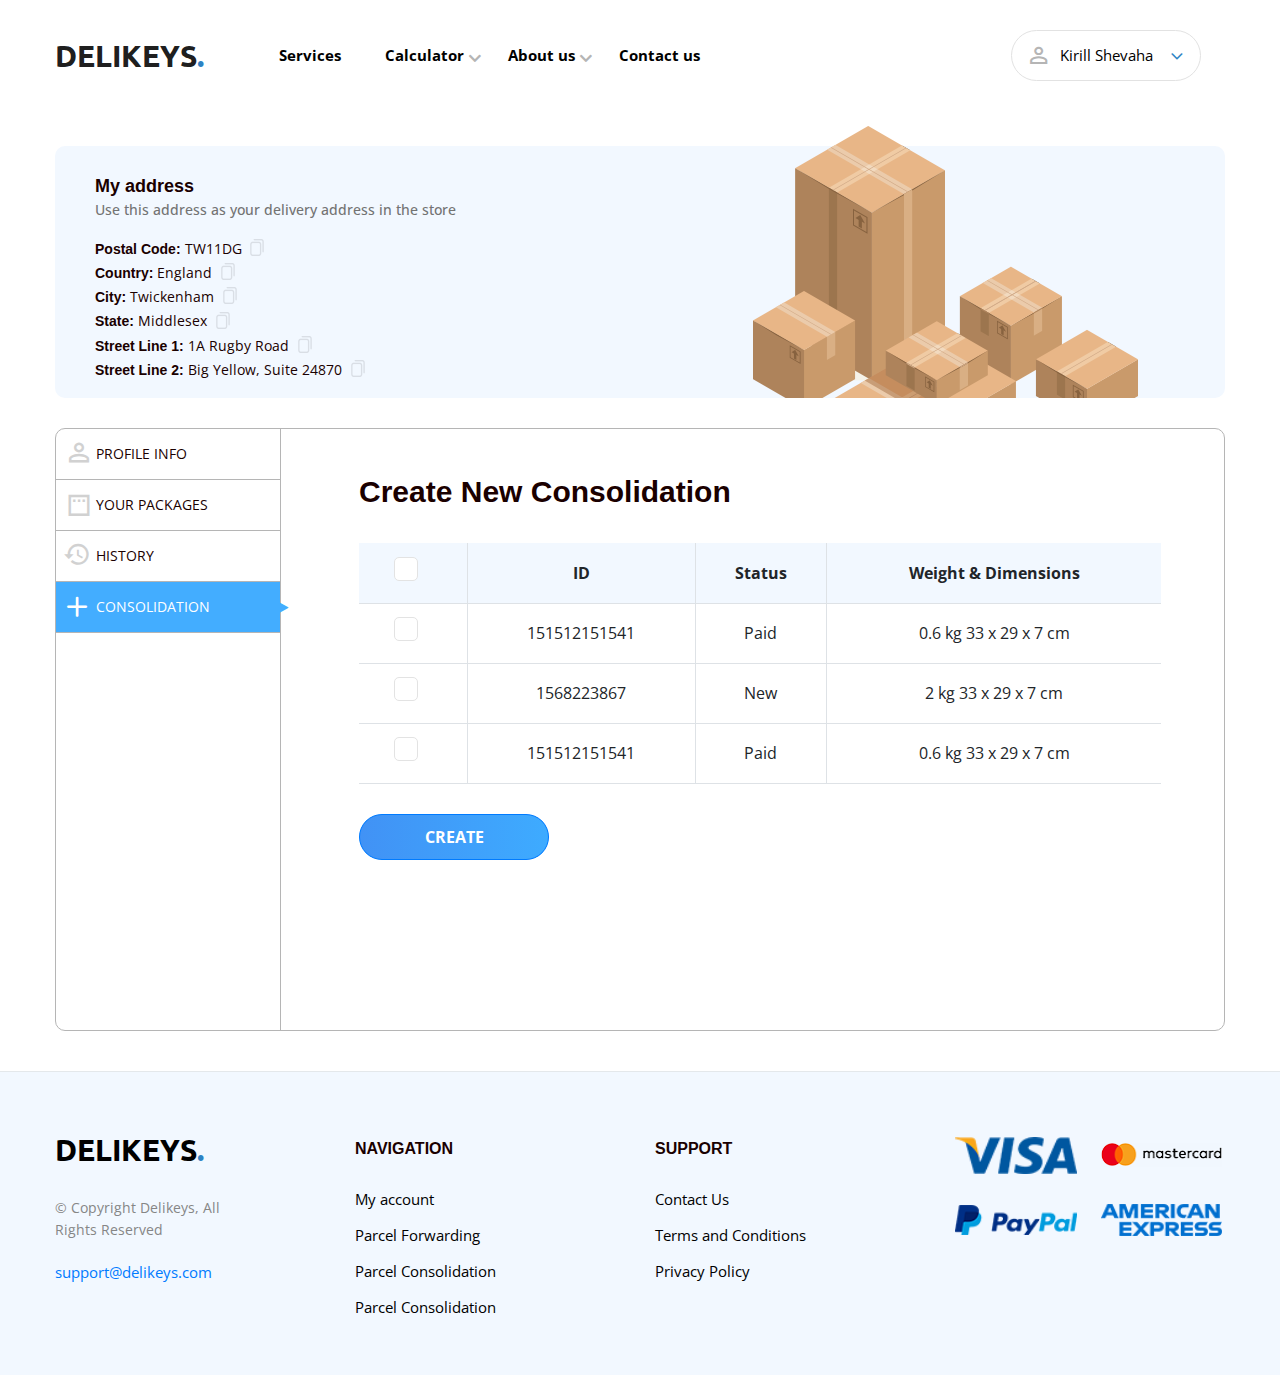
<file: profile_consolidation.html>
<html lang="en">
<head>
    <title>profile_consolidation</title>
    <link rel="stylesheet" href="./assets/bootstrap/bootstrap.min.css">
    <link href="https://fonts.googleapis.com/css?family=Open+Sans:400,600,700|Ubuntu:400,700&display=swap"
          rel="stylesheet">
    <link rel="stylesheet" href="./assets/css/fonts.css">
    <link rel="stylesheet" href="./assets/css/style.css">
    <link rel="stylesheet" href="./assets/css/media.css">
</head>
<body>
<section id="section_header">
    <div class="container">
        <div class="row">
            <nav class="navbar navbar-expand-lg navbar-light col-12">
                <a class="navbar-brand col-5 col-md-7 col-lg-2 order-md-1" href="#">delikeys<span>.</span></a>

                <button type="button" data-toggle="collapse"
                        data-target="#navbarSupportedContent1"
                        aria-controls="navbarSupportedContent1"
                        aria-expanded="false"
                        aria-label="Toggle navigation" class="navbar-toggler col-1 col-md-1 order-md-3 order-3 btn-person"
                        href="#icon-clearclose" onclick="view('icon-clearclose'); return fals">
                    <span
                            class="icon-person_outlineperm_identity" onclick="myFunction(this)"></span>
                    <span id="icon-clearclose" class="icon-clearclose"></span>
                </button>


                <button class="navbar-toggler col-1 col-md-1 order-md-3 order-3" type="button" data-toggle="collapse"
                        data-target="#navbarSupportedContent"
                        aria-controls="navbarSupportedContent"
                        aria-expanded="false"
                        aria-label="Toggle navigation">
                    <span class="container1" onclick="myFunction(this)">
                    <span class="bar1"></span>
                    <span class="bar2"></span>
                    <span class="bar3"></span>
                    <span class="bar4"></span>
                    <span class="bar5"></span>
                    </span>
                </button>
                <div class="collapse navbar-collapse navbarSupportedContent1 col-0 order-2 " id="navbarSupportedContent1">
                    <div id="header_box_logout">
                        <span class="header-name-user">Kirill Shevaha</span>
                        <ul class="navbar-nav mr-auto logout-text">
                            <li class="nav-item-room"><a href="#" class="profile-info">Profile Info</a></li>
                            <li class="nav-item-room"><a href="#" class="your-packages">Your packages</a></li>
                            <li class="nav-item-room"><a href="#" class="history">History</a></li>
                            <li class="nav-item-room"><a href="#" class="consolidation">Consolidation</a></li>
                        </ul>
                        <div class="btn-logout-inner">
                            <button type="submit" class="btn btn-main btn-logout">logout</button>
                        </div>
                    </div>
                </div>
                <div class="collapse navbar-collapse col-7 order-2 " id="navbarSupportedContent">
                    <ul class="navbar-nav mr-auto col-6.5">
                        <li class="nav-item">
                            <a class="nav-link" href="#">Services <span class="sr-only">(current)</span></a>
                        </li>
                        <li class="nav-item">
                            <div class="dropdown"><!--<i class="icon-angle-right"></i>-->
                                <a class="nav-link" href="#">Calculator</a>
                                <div class="dropdown-content">
                                    <a href="#">Link 1</a>
                                    <a href="#">Link 2</a>
                                    <a href="#">Link 3</a>
                                </div>
                            </div>
                        </li>
                        <li class="nav-item">
                            <div class="dropdown">
                                <a class="nav-link" href="#">About us</a>
                                <div class="dropdown-content">
                                    <a href="#">Link 1</a>
                                    <a href="#">Link 2</a>
                                    <a href="#">Link 3</a>
                                </div>
                            </div>
                        </li>
                        <li class="nav-item">
                            <a class="nav-link" href="#">Contact us</a>
                        </li>
                    </ul>
                    <div class="burger-btn-login">
                        <button type="submit" class="btn  btn-main btn-login ">sign up</button>
                        <button type="submit" class="btn  btn-main btn-login ">login</button>
                    </div>
                </div>
                <div class="login-auth col-5 col-md-3 order-md-2 col-lg-3">
                    <header>
                        <nav>
                            <ul class="topmenu">
                                <li><a href="" class="submenu-link">Kirill Shevaha</a>
                                    <ul class="submenu">
                                        <li><a href="">Profile Info</a></li>
                                        <li><a href="">Your packages</a></li>
                                        <li><a href="">History</a></li>
                                        <li><a href="">Consolidation</a></li>
                                        <li><a href="">Sing Out</a></li>
                                    </ul>
                                </li>
                            </ul>
                        </nav>
                    </header>
                </div>
            </nav>
        </div>
    </div>
</section>
<section id="profile">
    <div class="container">
        <div class="profile-list">
            <div class="row">
                <div class="profile-list-info col-12 col-md-7 col-lg-6">
                    <h3>My address</h3>
                    <h4>Use this address as your delivery address in the store</h4>
                    <ul>
                        <li>Postal Code:<b id="b1"> TW11DG</b>
                            <a href="#" onclick="copyToClipboard('#b1')"><img src="assets/img/profile/copy.png" alt=""></a></li>
                        <li>Country:<b id="b2"> England</b>
                            <a href="#" onclick="copyToClipboard('#b2')"><img src="assets/img/profile/copy.png" alt=""></a></li></li>
                        <li>City:<b id="b3"> Twickenham</b>
                            <a href="#" onclick="copyToClipboard('#b3')"><img src="assets/img/profile/copy.png" alt=""></a></li></li>
                        <li>State:<b id="b4"> Middlesex</b>
                            <a href="#" onclick="copyToClipboard('#b4')"><img src="assets/img/profile/copy.png" alt=""></a></li></li>
                        <li>Street Line 1:<b id="b5"> 1A Rugby Road</b>
                            <a href="#" onclick="copyToClipboard('#b5')"><img src="assets/img/profile/copy.png" alt=""></a></li></li>
                        <li>Street Line 2:<b id="b6"> Big Yellow, Suite 24870</b>
                            <a href="#" onclick="copyToClipboard('#b6')"><img src="assets/img/profile/copy.png" alt=""></a></li></li>
                    </ul>
                </div>
                <div class="profile-info-img col-0 col-md-5 col-lg-6">
                    <img src="assets/img/profile/profile.png" alt="">
                </div>
            </div>
        </div>
        <div class="profile-white"></div>
        <div class="profile-menu">
            <div class="row">
                <div class=" profile-nav col-3">
                    <ul>
                        <li class="profile-info  nav-item-room " >Profile Info</li>
                        <li class="nav-item-room your-packages ">Your packages</li>
                        <li class="nav-item-room history">History</li>
                        <li class="nav-item-room consolidation active">Consolidation</li>
                    </ul>
                </div>
                <div id="profile_consolidation" class="profile-consolidation col-9">
                    <h3>Create New Consolidation</h3>
                    <div class="row">
                        <div class="col-12">
                            <table class="table table-bordered">
                                <thead>
                                <tr>
                                    <th scope="col">
                                        <div class="form-check">
                                            <input type="checkbox" onclick="toggle(this);" class="form-check-input"
                                                   id="exampleCheck1">
                                            <label class="form-check-label" for="exampleCheck1"></label>
                                        </div>
                                    </th>
                                    <th scope="col">ID</th>
                                    <th scope="col">Status</th>
                                    <th scope="col">Weight & Dimensions</th>
                                </tr>
                                </thead>
                                <tbody>
                                <tr>
                                    <td>
                                        <div class="form-check">
                                            <input type="checkbox" name="chkOrgRow" class="form-check-input" id="exampleCheck2">
                                            <label class="form-check-label" for="exampleCheck2"></label>
                                        </div>
                                    </td>
                                    <td>151512151541</td>
                                    <td>Paid</td>
                                    <td>0.6 kg 33 x 29 x 7 cm</td>
                                </tr>
                                <tr>
                                    <td>
                                        <div class="form-check">
                                            <input type="checkbox" name="chkOrgRow" class="form-check-input" id="exampleCheck3">
                                            <label class="form-check-label" for="exampleCheck3"></label>
                                        </div>
                                    </td>
                                    <td>1568223867</td>
                                    <td>New</td>
                                    <td>2 kg 33 x 29 x 7 cm</td>
                                </tr>
                                <tr>
                                    <td>
                                        <div class="form-check">
                                            <input type="checkbox" name="chkOrgRow" class="form-check-input" id="exampleCheck4">
                                            <label class="form-check-label" for="exampleCheck4"></label>
                                        </div>
                                    </td>
                                    <td>151512151541</td>
                                    <td>Paid</td>
                                    <td>0.6 kg 33 x 29 x 7 cm</td>
                                </tr>
                                </tbody>
                            </table>
                        </div>
                    </div>
                    <button type="submit" class="btn btn-primary btn-main btn-profile-consolidation">Create</button>
                </div>
            </div>
        </div>
    </div>
</section>
<section id="footer_index">
    <div class="container">
        <div class="row">
            <div class="col-12 col-md-3 col-lg-3 footer-brand">
                <div class="footer-index-nav-brand">
                    <a class="navbar-brand" href="#">delikeys<span>.</span></a>
                    <div class="footer-index-copyright"> &#169; Copyright Delikeys, All Rights Reserved</div>
                    <a class="support" href="#">support@delikeys.com</a>
                </div>
            </div>
            <div class="col-6 col-md-3 col-lg-3 ">
                <div class="footer-index-nav">
                    <div class="footer-index-nav-title">Navigation</div>
                    <nav class="footer-index-navigation">
                        <ul class="navbar-nav">
                            <li><a href="#">My account</a></li>
                            <li><a href="#">Parcel Forwarding</a></li>
                            <li><a href="#">Parcel Consolidation</a></li>
                            <li><a href="#">Parcel Consolidation</a></li>
                        </ul>
                    </nav>
                </div>
            </div>
            <div class="col-6 col-md-3 col-lg-3 ">
                <div class="footer-index-support">
                    <div class="footer-index-nav-title">support</div>
                    <nav class="footer-index-navigation">
                        <ul class="navbar-nav">
                            <li><a href="#">Contact Us</a></li>
                            <li><a href="#">Terms and Conditions</a></li>
                            <li><a href="#">Privacy Policy</a></li>
                        </ul>
                    </nav>
                </div>
            </div>
            <div class="col-12 col-md-3 col-lg-3 footer-img-inner">
                <div class="footer-img-pay col-8  col-md-12 col-lg-12 col-xl-12">
                    <div class="footer-img-col1">
                        <img class="sys1" src="assets/img/Visa_Logo.png" alt="">
                        <img class="sys2" src="assets/img/mastercard-logo-png-7.png" alt="" width="127" height="24">
                    </div>
                    <div class=" footer-img-col2">
                        <img class="sys3" src="assets/img/PayPal_2014_logo.svg.png" alt="">
                        <img class="sys4" src="assets/img/american-express-logo-png-9.png" alt="">
                    </div>
                </div>
            </div>
        </div>
    </div>
</section>
</body>
<script src="./assets/bootstrap/jquery-3.4.1.slim.min.js"></script>
<script src="./assets/bootstrap/popper.min.js"></script>
<script src="./assets/bootstrap/bootstrap.min.js"></script>
<script src="assets/js/function_all.js"></script>
</html>
</file>
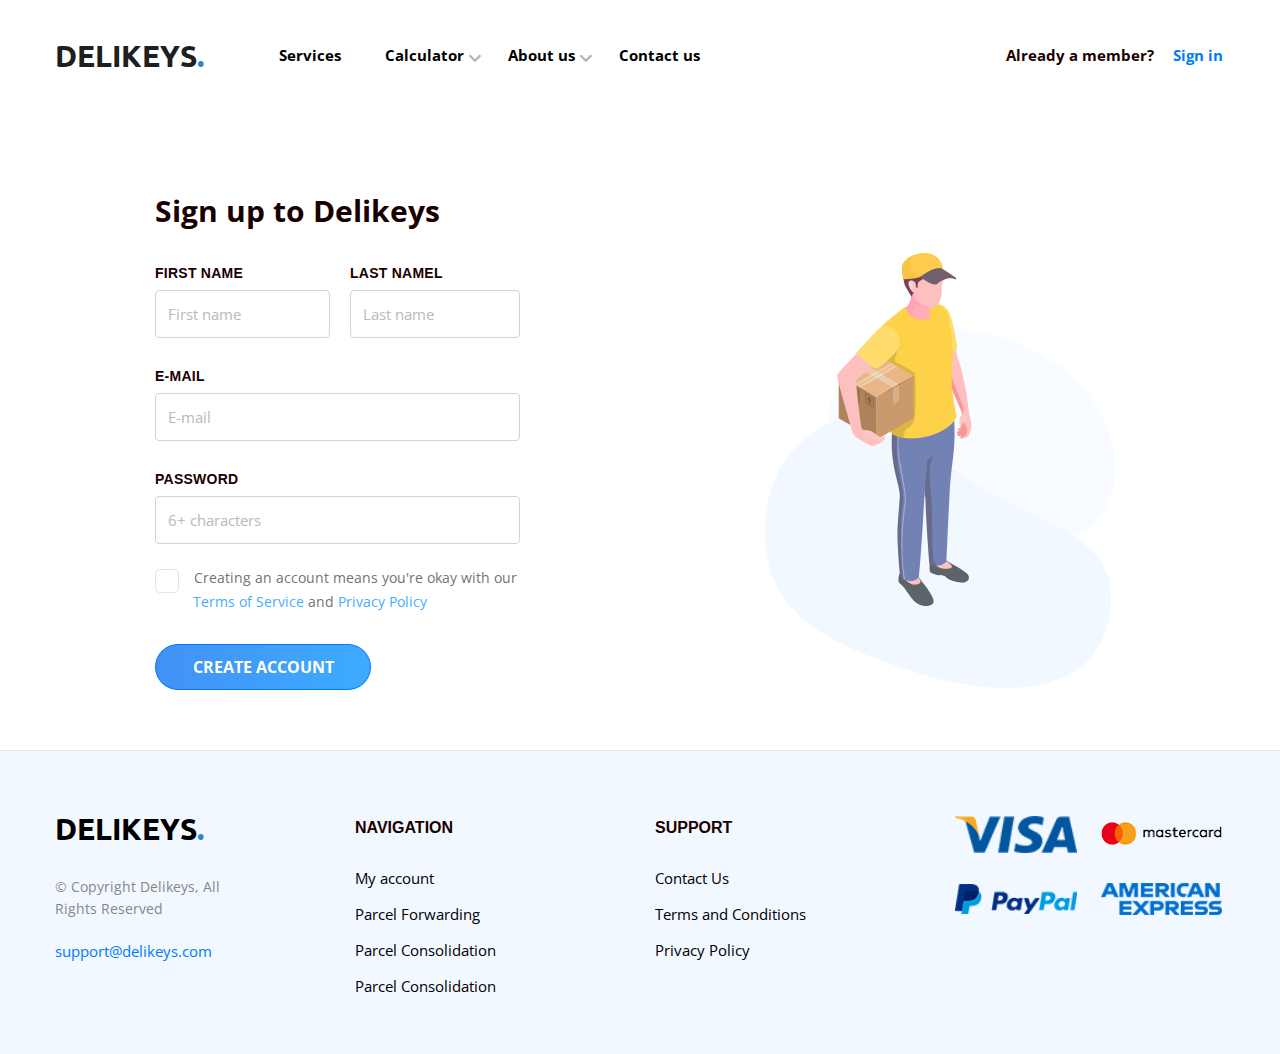
<file: registration1.html>
<html lang="en">
<head>
    <title>Registration</title>
    <link rel="stylesheet" href="./assets/bootstrap/bootstrap.min.css">
    <link href="https://fonts.googleapis.com/css?family=Open+Sans:400,600,700|Ubuntu:400,700&display=swap"
          rel="stylesheet">
    <link rel="stylesheet" href="./assets/css/fonts.css">
    <link rel="stylesheet" href="./assets/css/media.css">
    <link rel="stylesheet" href="./assets/css/style.css">
</head>
<body>
<section id="section_header">
    <div class="container">
        <div class="row">
            <nav class="navbar navbar-expand-lg navbar-light col-12">
                <a class="navbar-brand col-5 col-md-7 col-lg-2 order-md-1" href="#">delikeys<span>.</span></a>
                <button class="navbar-toggler col-1 order-md-3 order-3" type="button" data-toggle="collapse"
                        data-target="#navbarSupportedContent"
                        aria-controls="navbarSupportedContent"
                        aria-expanded="false"
                        aria-label="Toggle navigation">
                    <span class="container1" onclick="myFunction(this)">
                    <span class="bar1"></span>
                    <span class="bar2"></span>
                    <span class="bar3"></span>
                    <span class="bar4"></span>
                    <span class="bar5"></span>
                    </span>
                </button>
                <div class="collapse navbar-collapse col-7 order-2 " id="navbarSupportedContent">
                    <ul class="navbar-nav mr-auto col-6.5">
                        <li class="nav-item">
                            <a class="nav-link" href="#">Services <span class="sr-only">(current)</span></a>
                        </li>
                        <li class="nav-item">
                            <div class="dropdown"><!--<i class="icon-angle-right"></i>-->
                                <a class="nav-link" href="#">Calculator</a>
                                <div class="dropdown-content">
                                    <a href="#">Link 1</a>
                                    <a href="#">Link 2</a>
                                    <a href="#">Link 3</a>
                                </div>
                            </div>
                        </li>
                        <li class="nav-item">
                            <div class="dropdown">
                                <a class="nav-link" href="#">About us</a>
                                <div class="dropdown-content">
                                    <a href="#">Link 1</a>
                                    <a href="#">Link 2</a>
                                    <a href="#">Link 3</a>
                                </div>
                            </div>
                        </li>
                        <li class="nav-item">
                            <a class="nav-link" href="#">Contact us</a>
                        </li>
                    </ul>
                    <div class="burger-btn-login">
                        <button type="submit" class="btn  btn-main btn-login ">sign up</button>
                        <button type="submit" class="btn  btn-main btn-login ">login</button>
                    </div>
<!--                    <div id="header_box_logout">-->
<!--                        <span class="header-name-user">Kirill Shevaha</span>-->
<!--                        <ul class="navbar-nav mr-auto logout-text">-->
<!--                            <li class="nav-item-room"><a href="#" class="profile-info">Profile Info</a></li>-->
<!--                            <li class="nav-item-room"><a href="#" class="your-packages">Your packages</a></li>-->
<!--                            <li class="nav-item-room"><a href="#" class="history">History</a></li>-->
<!--                            <li class="nav-item-room"><a href="#" class="consolidation">Consolidation</a></li>-->
<!--                        </ul>-->
<!--                        <div class="btn-logout-inner">-->
<!--                            <button type="submit" class="btn btn-main btn-logout">logout</button>-->
<!--                        </div>-->
<!--                    </div>-->
                </div>
                <div class="login-auth col-5 col-md-3 order-md-2 col-lg-3">
                    <b class=" col-md-6">Already a member?</b>
                    <a class="login-sing  col-md-6" href="#">Sign in</a>
                </div>
            </nav>
        </div>
    </div>
</section>
<section id="registration1_bloc">
    <div class="container">
        <div class="row">
            <div class="col-sm-12 col-md-6 col-lg-6 login-form-bloc">
                <div class="login-form"><h3>Sign up to Delikeys</h3>
                    <div class="form-row">
                        <div class="form-group login-form-group reg1-form-group-name col-6">
                            <label for="example_Input_Name">First name</label>
                            <input type="text" class="form-control login-form-input login-input-name"
                                   id="example_Input_Name" placeholder="First name">
                        </div>
                        <div class="form-group login-form-group reg1-form-group-soname col-6">
                            <label for="example_Input_Soname">Last nameL</label>
                            <input type="text" class="form-control login-form-input login-input-name"
                                   id="example_Input_Soname" placeholder="Last name">
                        </div>
                        <div class="form-group login-form-group col-12">
                            <label for="example_Input_Email1">E-MAIL</label>
                            <input type="email" class="form-control login-form-input" id="example_Input_Email1"
                                   placeholder="E-mail">
                        </div>
                        <div class="form-group login-form-group col-12">
                            <label for="example_Input_Password1">Password</label>
                            <input type="password" class="form-control login-form-input" id="example_Input_Password1"
                                   placeholder="6+ characters">
                        </div>
                                <div class="form-group form-check">
                                    <input type="checkbox" class="form-check-input" id="exampleCheck">
                                    <label class="form-check-label" for="exampleCheck">Creating an account means you're okay with our
                                        <br/><b><a href="#">Terms of Service</a> and
                                        <a href="#">Privacy Policy</a></b></label>
                                </div>
                        <button type="submit" class="btn btn-primary btn-main btn-reg1">create account</button>
                    </div>
                </div>
            </div>
            <div class="col-sm-12 col-md-6 col-lg-6 registration1-form-img">
                <img src="assets/img/registration1.png" alt="">
            </div>
        </div>
    </div>
</section>
<section id="footer_index">
    <div class="container">
        <div class="row">
            <div class="col-12 col-md-3 col-lg-3 footer-brand">
                <div class="footer-index-nav-brand">
                    <a class="navbar-brand" href="#">delikeys<span>.</span></a>
                    <div class="footer-index-copyright"> &#169; Copyright Delikeys, All Rights Reserved</div>
                    <a class="support" href="#">support@delikeys.com</a>
                </div>
            </div>
            <div class="col-6 col-md-3 col-lg-3 ">
                <div class="footer-index-nav">
                    <div class="footer-index-nav-title">Navigation</div>
                    <nav class="footer-index-navigation">
                        <ul class="navbar-nav">
                            <li><a href="#">My account</a></li>
                            <li><a href="#">Parcel Forwarding</a></li>
                            <li><a href="#">Parcel Consolidation</a></li>
                            <li><a href="#">Parcel Consolidation</a></li>
                        </ul>
                    </nav>
                </div>
            </div>
            <div class="col-6 col-md-3 col-lg-3 ">
                <div class="footer-index-support">
                    <div class="footer-index-nav-title">support</div>
                    <nav class="footer-index-navigation">
                        <ul class="navbar-nav">
                            <li><a href="#">Contact Us</a></li>
                            <li><a href="#">Terms and Conditions</a></li>
                            <li><a href="#">Privacy Policy</a></li>
                        </ul>
                    </nav>
                </div>
            </div>
            <div class="col-12 col-md-3 col-lg-3 footer-img-inner">
                <div class="footer-img-pay col-8  col-md-12 col-lg-12 col-xl-12">
                    <div class="footer-img-col1">
                        <img class="sys1" src="assets/img/Visa_Logo.png" alt="">
                        <img class="sys2" src="assets/img/mastercard-logo-png-7.png" alt="" width="127" height="24">
                    </div>
                    <div class=" footer-img-col2">
                        <img class="sys3" src="assets/img/PayPal_2014_logo.svg.png" alt="">
                        <img class="sys4" src="assets/img/american-express-logo-png-9.png" alt="">
                    </div>
                </div>
            </div>
        </div>
    </div>
</section>
</body>
<script src="./assets/bootstrap/jquery-3.4.1.slim.min.js"></script>
<script src="./assets/bootstrap/popper.min.js"></script>
<script src="./assets/bootstrap/bootstrap.min.js"></script>
<script src="./assets/js/function_all.js"></script>
</html>
</file>
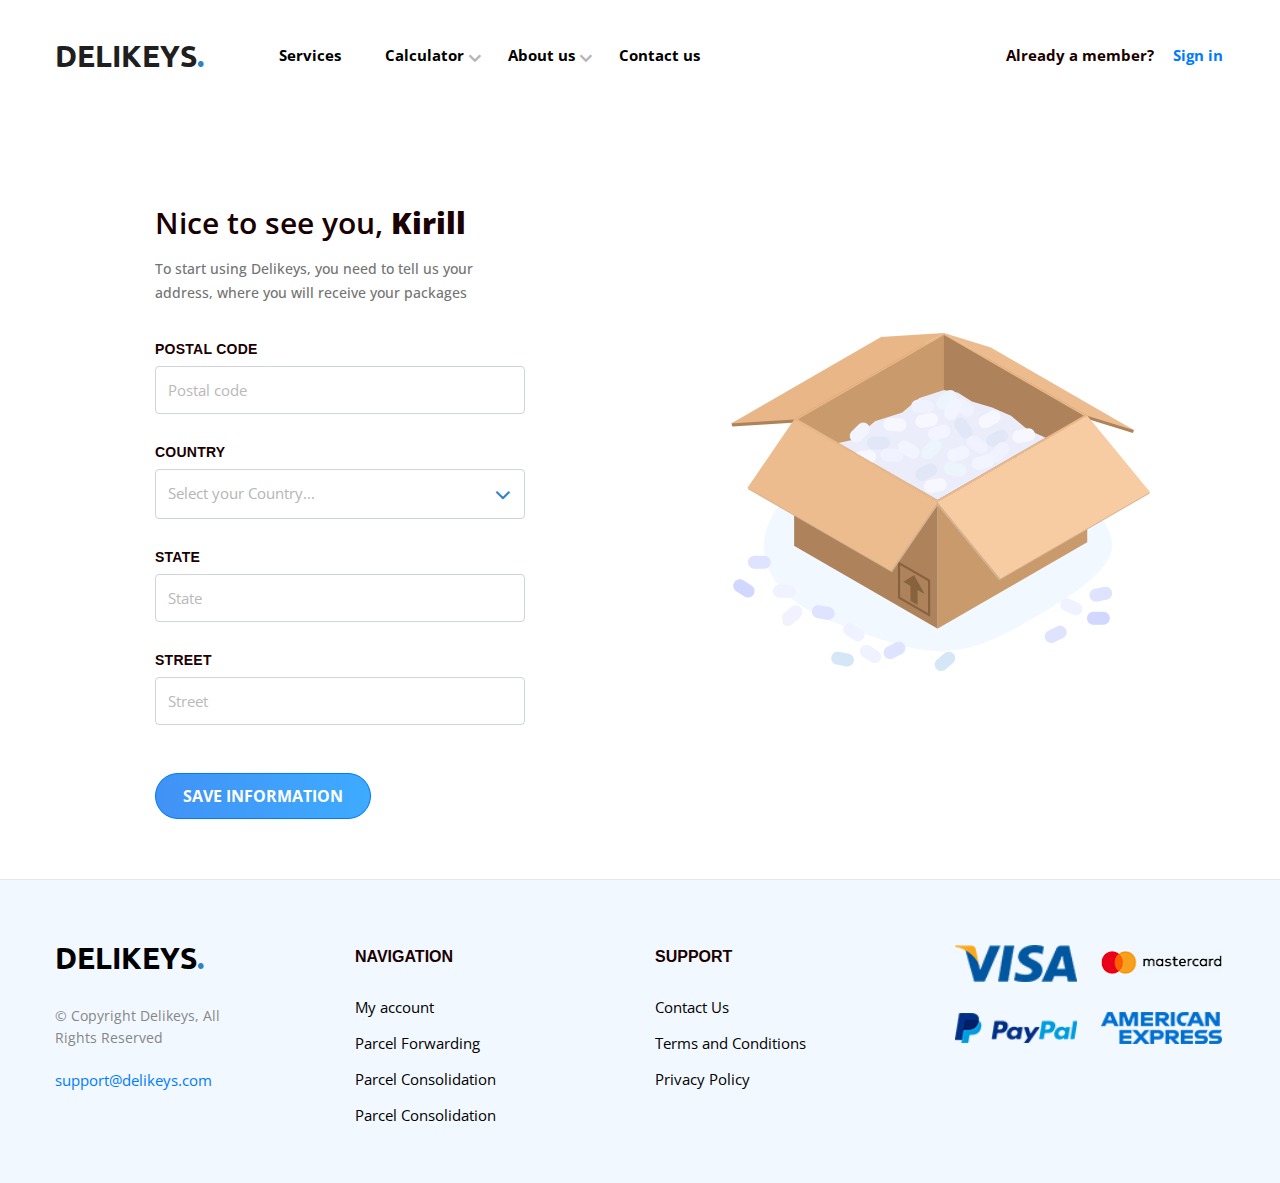
<file: registration2.html>
<html lang="en">
<head>
    <title>Registration2</title>
    <link rel="stylesheet" href="./assets/bootstrap/bootstrap.min.css">
    <link href="https://fonts.googleapis.com/css?family=Open+Sans:400,600,700|Ubuntu:400,700&display=swap" rel="stylesheet">
    <link rel="stylesheet" href="./assets/css/fonts.css">
    <link rel="stylesheet" href="./assets/css/media.css">
    <link rel="stylesheet" href="./assets/css/style.css">
</head>
<body>
<section id="section_header">
    <div class="container">
        <div class="row">
            <nav class="navbar navbar-expand-lg navbar-light col-12">
                <a class="navbar-brand col-5 col-md-7 col-lg-2 order-md-1" href="#">delikeys<span>.</span></a>
                <button class="navbar-toggler col-1 order-md-3 order-3" type="button" data-toggle="collapse"
                        data-target="#navbarSupportedContent"
                        aria-controls="navbarSupportedContent"
                        aria-expanded="false"
                        aria-label="Toggle navigation">
                    <span class="container1" onclick="myFunction(this)">
                    <span class="bar1"></span>
                    <span class="bar2"></span>
                    <span class="bar3"></span>
                    <span class="bar4"></span>
                    <span class="bar5"></span>
                    </span>
                </button>
                <div class="collapse navbar-collapse col-7 order-2 " id="navbarSupportedContent">
                    <ul class="navbar-nav mr-auto col-6.5">
                        <li class="nav-item">
                            <a class="nav-link" href="#">Services <span class="sr-only">(current)</span></a>
                        </li>
                        <li class="nav-item">
                            <div class="dropdown"><!--<i class="icon-angle-right"></i>-->
                                <a class="nav-link" href="#">Calculator</a>
                                <div class="dropdown-content">
                                    <a href="#">Link 1</a>
                                    <a href="#">Link 2</a>
                                    <a href="#">Link 3</a>
                                </div>
                            </div>
                        </li>
                        <li class="nav-item">
                            <div class="dropdown">
                                <a class="nav-link" href="#">About us</a>
                                <div class="dropdown-content">
                                    <a href="#">Link 1</a>
                                    <a href="#">Link 2</a>
                                    <a href="#">Link 3</a>
                                </div>
                            </div>
                        </li>
                        <li class="nav-item">
                            <a class="nav-link" href="#">Contact us</a>
                        </li>
                    </ul>
                    <div class="burger-btn-login">
                        <button type="submit" class="btn btn-primary btn-main btn-login ">sign up</button>
                        <button type="submit" class="btn btn-primary btn-main btn-login ">login</button>
                    </div>
<!--                    <div id="header_box_logout">-->
<!--                        <span class="header-name-user">Kirill Shevaha</span>-->
<!--                        <ul class="navbar-nav mr-auto logout-text">-->
<!--                            <li class="nav-item-room"><a href="#" class="profile-info">Profile Info</a></li>-->
<!--                            <li class="nav-item-room"><a href="#" class="your-packages">Your packages</a></li>-->
<!--                            <li class="nav-item-room"><a href="#" class="history">History</a></li>-->
<!--                            <li class="nav-item-room"><a href="#" class="consolidation">Consolidation</a></li>-->
<!--                        </ul>-->
<!--                        <div class="btn-logout-inner">-->
<!--                            <button type="submit" class="btn btn-primary btn-main btn-logout">logout</button>-->
<!--                        </div>-->
<!--                    </div>-->
                </div>
                <div class="login-auth col-5 col-md-3 order-md-2 col-lg-3">
                    <b class=" col-md-6">Already a member?</b>
                    <a class="login-sing  col-md-6" href="#">Sign in</a>
                </div>
            </nav>
        </div>
    </div>
</section>
<section id="registration2_bloc">
    <div class="container">
        <div class="row">
            <div class="col-sm-12 col-md-6 col-lg-6 login-form-bloc reg2-form-bloc">
                <div class="login-form registration-form"><h3>Nice to see you, <b>Kirill</b></h3>
                    <h4>To start using Delikeys, you need to tell us your
                        address, where you will receive your packages</h4>
                    <form>
                        <div class="form-group login-form-group col-12">
                            <label for="example_Input_Name">postal code</label>
                            <input type="text" class="form-control login-form-input login-input-name"
                                   id="example_Input_Name" placeholder="Postal code">
                        </div>
                        <div class="form-group login-form-group col-sm-12 col-md-6 col-lg-6">
                            <label for="example_Input_Country">Country</label>
                            <div class="custom-select">
                                <form class="form-control" >
                                <select id="example_Input_Country"  required>
                                    <option value="">Select your Country...</option>
                                    <option value="0">Ukraine</option>
                                    <option value="1">USA</option>
                                    <option value="2">Finland</option>
                                    <option value="3">...</option>

                                </select>
                                </form>
                            </div>
                        </div>
                        <div class="form-group login-form-group col-11">
                            <label for="example_Input_Email1">State</label>
                            <input type="text" class="form-control login-form-input" id="example_Input_Email1"
                                   placeholder="State">
                        </div>
                        <div class="form-group login-form-group col-11">
                            <label for="example_Input_Password1">Street</label>
                            <input type="text" class="form-control login-form-input" id="example_Input_Password1"
                                   placeholder="Street">
                        </div>
                        <button type="submit" class="btn btn-primary btn-main btn-reg2">save information</button>
                    </form>
                </div>
            </div>
            <div class="col-sm-12 col-md-6 col-lg-6 registration2-form-img">
                <img src="assets/img/registration2.png" alt="">
            </div>
        </div>
    </div>
</section>
<section id="footer_index">
    <div class="container">
        <div class="row">
            <div class="col-12 col-md-3 col-lg-3 footer-brand">
                <div class="footer-index-nav-brand">
                    <a class="navbar-brand" href="#">delikeys<span>.</span></a>
                    <div class="footer-index-copyright"> &#169; Copyright Delikeys, All Rights Reserved</div>
                    <a class="support" href="#">support@delikeys.com</a>
                </div>
            </div>
            <div class="col-6 col-md-3 col-lg-3 ">
                <div class="footer-index-nav">
                    <div class="footer-index-nav-title">Navigation</div>
                    <nav class="footer-index-navigation">
                        <ul class="navbar-nav">
                            <li><a href="#">My account</a></li>
                            <li><a href="#">Parcel Forwarding</a></li>
                            <li><a href="#">Parcel Consolidation</a></li>
                            <li><a href="#">Parcel Consolidation</a></li>
                        </ul>
                    </nav>
                </div>
            </div>
            <div class="col-6 col-md-3 col-lg-3 ">
                <div class="footer-index-support">
                    <div class="footer-index-nav-title">support</div>
                    <nav class="footer-index-navigation">
                        <ul class="navbar-nav">
                            <li><a href="#">Contact Us</a></li>
                            <li><a href="#">Terms and Conditions</a></li>
                            <li><a href="#">Privacy Policy</a></li>
                        </ul>
                    </nav>
                </div>
            </div>
            <div class="col-12 col-md-3 col-lg-3 footer-img-inner">
                <div class="footer-img-pay col-8  col-md-12 col-lg-12 col-xl-12">
                    <div class="footer-img-col1">
                        <img class="sys1" src="assets/img/Visa_Logo.png" alt="">
                        <img class="sys2" src="assets/img/mastercard-logo-png-7.png" alt="" width="127" height="24">
                    </div>
                    <div class=" footer-img-col2">
                        <img class="sys3" src="assets/img/PayPal_2014_logo.svg.png" alt="">
                        <img class="sys4" src="assets/img/american-express-logo-png-9.png" alt="">
                    </div>
                </div>
            </div>
        </div>
    </div>
</section>
</body>
<script src="./assets/bootstrap/jquery-3.4.1.slim.min.js"></script>
<script src="./assets/bootstrap/popper.min.js"></script>
<script src="./assets/bootstrap/bootstrap.min.js"></script>
<script src="assets/js/function_all.js"></script>
</html>
</file>
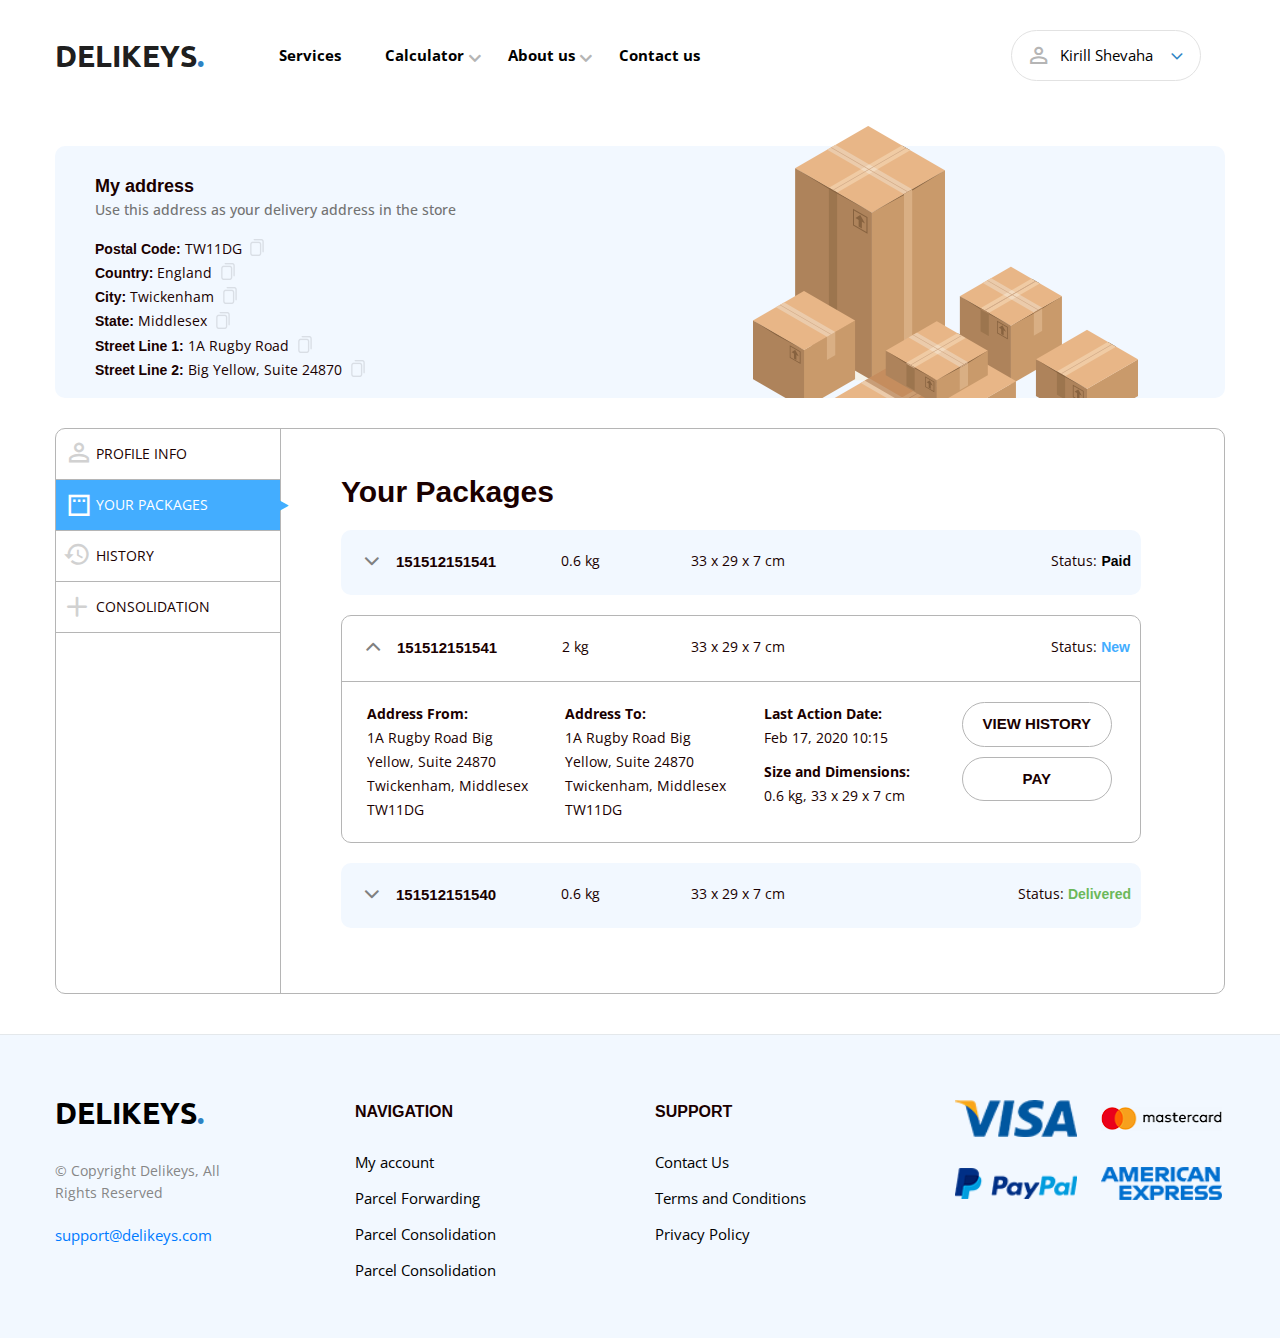
<file: Your_packages.html>
<html lang="en">
<head>
    <title>Your_packages</title>
    <link rel="stylesheet" href="./assets/bootstrap/bootstrap.min.css">
    <link href="https://fonts.googleapis.com/css?family=Open+Sans:400,600,700|Ubuntu:400,700&display=swap"
          rel="stylesheet">
    <link rel="stylesheet" href="./assets/css/fonts.css">
    <link rel="stylesheet" href="./assets/css/style.css">
    <link rel="stylesheet" href="./assets/css/media.css?v=0.03">
</head>
<body>
<section id="section_header">
    <div class="container">
        <div class="row">
            <nav class="navbar navbar-expand-lg navbar-light col-12">
                <a class="navbar-brand col-5 col-md-7 col-lg-2 order-md-1" href="#">delikeys<span>.</span></a>

                <button type="button" data-toggle="collapse"
                        data-target="#navbarSupportedContent1"
                        aria-controls="navbarSupportedContent1"
                        aria-expanded="false"
                        aria-label="Toggle navigation" class="navbar-toggler col-1 col-md-1 order-md-3 order-3 btn-person"
                        href="#icon-clearclose" onclick="view('icon-clearclose'); return fals">
                    <span
                            class="icon-person_outlineperm_identity" onclick="myFunction(this)"></span>
                    <span id="icon-clearclose" class="icon-clearclose"></span>
                </button>


                <button class="navbar-toggler col-2 col-md-1 order-md-3 order-3" type="button" data-toggle="collapse"
                        data-target="#navbarSupportedContent"
                        aria-controls="navbarSupportedContent"
                        aria-expanded="false"
                        aria-label="Toggle navigation">
                    <span class="container1" onclick="myFunction(this)">
                    <span class="bar1"></span>
                    <span class="bar2"></span>
                    <span class="bar3"></span>
                    <span class="bar4"></span>
                    <span class="bar5"></span>
                    </span>
                </button>
                <div class="collapse navbar-collapse navbarSupportedContent1 col-0 order-2 " id="navbarSupportedContent1">
                    <div id="header_box_logout">
                        <span class="header-name-user">Kirill Shevaha</span>
                        <ul class="navbar-nav mr-auto logout-text">
                            <li class="nav-item-room"><a href="#" class="profile-info">Profile Info</a></li>
                            <li class="nav-item-room"><a href="#" class="your-packages">Your packages</a></li>
                            <li class="nav-item-room"><a href="#" class="history">History</a></li>
                            <li class="nav-item-room"><a href="#" class="consolidation">Consolidation</a></li>
                        </ul>
                        <div class="btn-logout-inner">
                            <button type="submit" class="btn btn-main btn-logout">logout</button>
                        </div>
                    </div>
                </div>
                <div class="collapse navbar-collapse col-7 order-2 " id="navbarSupportedContent">
                    <ul class="navbar-nav mr-auto col-6.5">
                        <li class="nav-item">
                            <a class="nav-link" href="#">Services <span class="sr-only">(current)</span></a>
                        </li>
                        <li class="nav-item">
                            <div class="dropdown"><!--<i class="icon-angle-right"></i>-->
                                <a class="nav-link" href="#">Calculator</a>
                                <div class="dropdown-content">
                                    <a href="#">Link 1</a>
                                    <a href="#">Link 2</a>
                                    <a href="#">Link 3</a>
                                </div>
                            </div>
                        </li>
                        <li class="nav-item">
                            <div class="dropdown">
                                <a class="nav-link" href="#">About us</a>
                                <div class="dropdown-content">
                                    <a href="#">Link 1</a>
                                    <a href="#">Link 2</a>
                                    <a href="#">Link 3</a>
                                </div>
                            </div>
                        </li>
                        <li class="nav-item">
                            <a class="nav-link" href="#">Contact us</a>
                        </li>
                    </ul>
                    <div class="burger-btn-login">
                        <button type="submit" class="btn  btn-main btn-login ">sign up</button>
                        <button type="submit" class="btn  btn-main btn-login ">login</button>
                    </div>
                </div>
                <div class="login-auth col-5 col-md-3 order-md-2 col-lg-3">
                    <header>
                        <nav>
                            <ul class="topmenu">
                                <li>
                                    <a href="" class="submenu-link">Kirill Shevaha</a>
                                    <ul class="submenu">
                                        <li><a href="">Profile Info</a></li>
                                        <li><a href="">Your packages</a></li>
                                        <li><a href="">History</a></li>
                                        <li><a href="">Consolidation</a></li>
                                        <li><a href="">Sing Out</a></li>
                                    </ul>
                                </li>
                            </ul>
                        </nav>
                    </header>
                </div>
            </nav>
        </div>
    </div>
</section>
<section id="profile">
    <div class="container">
        <div class="profile-list">
            <div class="row">
                <div class="profile-list-info col-12 col-md-7 col-lg-6">
                    <h3>My address</h3>
                    <h4>Use this address as your delivery address in the store</h4>
                    <ul>
                        <li>Postal Code:<b id="b1"> TW11DG</b>
                            <a href="#" onclick="copyToClipboard('#b1')"><img src="assets/img/profile/copy.png" alt=""></a></li>
                        <li>Country:<b id="b2"> England</b>
                            <a href="#" onclick="copyToClipboard('#b2')"><img src="assets/img/profile/copy.png" alt=""></a></li></li>
                        <li>City:<b id="b3"> Twickenham</b>
                            <a href="#" onclick="copyToClipboard('#b3')"><img src="assets/img/profile/copy.png" alt=""></a></li></li>
                        <li>State:<b id="b4"> Middlesex</b>
                            <a href="#" onclick="copyToClipboard('#b4')"><img src="assets/img/profile/copy.png" alt=""></a></li></li>
                        <li>Street Line 1:<b id="b5"> 1A Rugby Road</b>
                            <a href="#" onclick="copyToClipboard('#b5')"><img src="assets/img/profile/copy.png" alt=""></a></li></li>
                        <li>Street Line 2:<b id="b6"> Big Yellow, Suite 24870</b>
                            <a href="#" onclick="copyToClipboard('#b6')"><img src="assets/img/profile/copy.png" alt=""></a></li></li>
                    </ul>
                </div>
                <div class="profile-info-img col-0 col-md-5 col-lg-6">
                    <img src="assets/img/profile/profile.png" alt="">
                </div>
            </div>
        </div>
        <div class="profile-white"></div>
        <div class="profile-menu">
            <div class="row">
                <div class=" profile-nav col-3">
                    <ul>
                        <li class="profile-info  nav-item-room " >Profile Info</li>
                        <li class="nav-item-room your-packages active">Your packages</li>
                        <li class="nav-item-room history">History</li>
                        <li class="nav-item-room consolidation"></a>Consolidation</li>
                    </ul>
                </div>
                <div id="profile_packages" class="profile-your-packages-box col-md-12 col-lg-9">
                    <h3>Your Packages</h3>
                    <div class="profile-your-packages">
                        <div class="row profile-your-packages-title" >
                            <span class="profile-packages1-1 col-6 col-md-3">151512151541</span>
                            <span class="profile-packages1-2 col-0 col-md-2">0.6 kg</span>
                            <span class="profile-packages1-3 col-0 col-md-4">33 x 29 x 7 cm</span>
                            <span class="profile-packages1-4 col-6 col-md-3">Status: <b class="status-paid">Paid</b></span>
                        </div>
                        <div class="profile-your-packages-text">
                            <div class="row">
                                <div class="profile-package-text-inner col-5 col-md-4 col-lg-3">
                                    <div class="profile-package-text">
                                        Address From:
                                    </div>
                                    <b>1A Rugby Road Big Yellow, Suite 24870 Twickenham, Middlesex TW11DG</b>
                                </div>
                                <div class="profile-package-text-inner col-5 col-md-4 col-lg-3">
                                    <div class="profile-package-text">
                                        Address To:
                                    </div>
                                    <b>1A Rugby Road Big Yellow, Suite 24870 Twickenham, Middlesex TW11DG</b>
                                </div>
                                <div class="profile-package-text-inner-col3 col-12 col-md-4 col-lg-3">
                                    <div class="profile-package-text-inner col-5 col-md-11">
                                        <div class="profile-package-text">
                                            Last Action Date:
                                        </div>
                                        <b>Feb 17, 2020 10:15</b>
                                    </div>
                                    <div class="profile-package-text-inner col-5 col-md-11">
                                        <div class="profile-package-text">
                                            Size and Dimensions:
                                        </div>
                                        <b>0.6 kg, 33 x 29 x 7 cm</b>
                                    </div>
                                </div>
                                <div class="profile-packages col-md-12 col-lg-3">
                                    <button class="btn btn-primary  btn-main btn-package col-12">view history</button>
                                    <button class="btn btn-primary  btn-main btn-package col-12">pay</button>
                                </div>
                            </div>
                        </div>
                    </div>
                    <div class="profile-your-packages active">
                        <div class="row profile-your-packages-title">
                            <span class="profile-packages1-1  col-6 col-md-3">151512151541</span>
                            <span class="profile-packages1-2 col-0 col-md-2">2 kg</span>
                            <span class="profile-packages1-3 col-0 col-md-4">33 x 29 x 7 cm</span>
                            <span class="profile-packages1-4  col-6 col-md-3">Status: <b class="status-new">New</b></span>
                        </div>
                        <div  class="profile-your-packages-text">
                            <div class="row">
                                <div class="profile-package-text-inner col-5 col-md-4 col-lg-3">
                                    <div class="profile-package-text">
                                        Address From:
                                    </div>
                                    <b>1A Rugby Road Big Yellow, Suite 24870 Twickenham, Middlesex TW11DG</b>
                                </div>
                                <div class="profile-package-text-inner col-5 col-md-4 col-lg-3">
                                    <div class="profile-package-text">
                                        Address To:
                                    </div>
                                    <b>1A Rugby Road Big Yellow, Suite 24870 Twickenham, Middlesex TW11DG</b>
                                </div>
                                <div class="profile-package-text-inner-col3 col-12 col-md-4 col-lg-3">
                                    <div class="profile-package-text-inner col-5 col-md-11">
                                        <div class="profile-package-text">
                                            Last Action Date:
                                        </div>
                                        <b>Feb 17, 2020 10:15</b>
                                    </div>
                                    <div class="profile-package-text-inner col-5 col-md-11">
                                        <div class="profile-package-text">
                                            Size and Dimensions:
                                        </div>
                                        <b>0.6 kg, 33 x 29 x 7 cm</b>
                                    </div>
                                </div>
                                <div class="profile-packages col-md-12 col-lg-3">
                                    <button class="btn btn-primary btn-main btn-package col-12">view history</button>
                                    <button class="btn btn-primary btn-main btn-package col-12">pay</button>
                                </div>
                            </div>
                        </div>
                    </div>
                    <div class="profile-your-packages">
                        <div class="row profile-your-packages-title">
                            <span class="profile-packages1-1 col-6 col-md-3">151512151540</span>
                            <span class="profile-packages1-2 col-0 col-md-2">0.6 kg</span>
                            <span class="profile-packages1-3 col-0 col-md-4">33 x 29 x 7 cm</span>
                            <span class="profile-packages1-4 col-6 col-md-3">Status: <b class="status-delivered">Delivered</b></span>
                        </div>
                        <div class="profile-your-packages-text">
                            <div class="row">
                                <div class="profile-package-text-inner col-5 col-md-4 col-lg-3">
                                    <div class="profile-package-text">
                                        Address From:
                                    </div>
                                    <b>1A Rugby Road Big Yellow, Suite 24870 Twickenham, Middlesex TW11DG</b>
                                </div>
                                <div class="profile-package-text-inner col-5 col-md-4 col-lg-3">
                                    <div class="profile-package-text">
                                        Address To:
                                    </div>
                                    <b>1A Rugby Road Big Yellow, Suite 24870 Twickenham, Middlesex TW11DG</b>
                                </div>
                                <div class="profile-package-text-inner-col3 col-12 col-md-4 col-lg-3">
                                    <div class="profile-package-text-inner col-5 col-md-11">
                                        <div class="profile-package-text">
                                            Last Action Date:
                                        </div>
                                        <b>Feb 17, 2020 10:15</b>
                                    </div>
                                    <div class="profile-package-text-inner col-5 col-md-11">
                                        <div class="profile-package-text">
                                            Size and Dimensions:
                                        </div>
                                        <b>0.6 kg, 33 x 29 x 7 cm</b>
                                    </div>
                                </div>
                                <div class="profile-packages col-md-12 col-lg-3">
                                    <button class="btn btn-primary btn-main btn-package col-12">view history</button>
                                    <button class="btn btn-primary btn-main btn-package col-12">pay</button>
                                </div>
                            </div>
                        </div>
                    </div>
                </div>
            </div>
        </div>
    </div>
</section>
<section id="footer_index">
    <div class="container">
        <div class="row">
            <div class="col-12 col-md-3 col-lg-3 footer-brand">
                <div class="footer-index-nav-brand">
                    <a class="navbar-brand" href="#">delikeys<span>.</span></a>
                    <div class="footer-index-copyright"> &#169; Copyright Delikeys, All Rights Reserved</div>
                    <a class="support" href="#">support@delikeys.com</a>
                </div>
            </div>
            <div class="col-6 col-md-3 col-lg-3 ">
                <div class="footer-index-nav">
                    <div class="footer-index-nav-title">Navigation</div>
                    <nav class="footer-index-navigation">
                        <ul class="navbar-nav">
                            <li><a href="#">My account</a></li>
                            <li><a href="#">Parcel Forwarding</a></li>
                            <li><a href="#">Parcel Consolidation</a></li>
                            <li><a href="#">Parcel Consolidation</a></li>
                        </ul>
                    </nav>
                </div>
            </div>
            <div class="col-6 col-md-3 col-lg-3 ">
                <div class="footer-index-support">
                    <div class="footer-index-nav-title">support</div>
                    <nav class="footer-index-navigation">
                        <ul class="navbar-nav">
                            <li><a href="#">Contact Us</a></li>
                            <li><a href="#">Terms and Conditions</a></li>
                            <li><a href="#">Privacy Policy</a></li>
                        </ul>
                    </nav>
                </div>
            </div>
            <div class="col-12 col-md-3 col-lg-3 footer-img-inner">
                <div class="footer-img-pay col-8  col-md-12 col-lg-12 col-xl-12">
                    <div class="footer-img-col1">
                        <img class="sys1" src="assets/img/Visa_Logo.png" alt="">
                        <img class="sys2" src="assets/img/mastercard-logo-png-7.png" alt="" width="127" height="24">
                    </div>
                    <div class=" footer-img-col2">
                        <img class="sys3" src="assets/img/PayPal_2014_logo.svg.png" alt="">
                        <img class="sys4" src="assets/img/american-express-logo-png-9.png" alt="">
                    </div>
                </div>
            </div>
        </div>
    </div>
</section>
</body>
<script src="./assets/bootstrap/jquery-3.4.1.slim.min.js"></script>
<script src="./assets/bootstrap/popper.min.js"></script>
<script src="./assets/bootstrap/bootstrap.min.js"></script>
<script src="assets/js/function_all.js"></script>
</html>
</file>
<file: assets/css/fonts.css>
@font-face {
  font-family: 'icomoon';
  src:  url('../fonts/icomoon.eot?wou55o');
  src:  url('../fonts/icomoon.eot?wou55o#iefix') format('embedded-opentype'),
    url('../fonts/icomoon.ttf?wou55o') format('truetype'),
    url('../fonts/icomoon.woff?wou55o') format('woff'),
    url('../fonts/icomoon.svg?wou55o#icomoon') format('svg');
  font-weight: normal;
  font-style: normal;
  font-display: block;
}

[class^="icon-"], [class*=" icon-"] {
  /* use !important to prevent issues with browser extensions that change fonts */
  font-family: 'icomoon' !important;
  speak: none;
  font-style: normal;
  font-weight: normal;
  font-variant: normal;
  text-transform: none;
  line-height: 1;

  /* Better Font Rendering =========== */
  -webkit-font-smoothing: antialiased;
  -moz-osx-font-smoothing: grayscale;
}

.icon-clearclose:before {
  content: "\e906";
}
.icon-content_copy:before {
  content: "\e903";
}
.icon-check1:before {
  content: "\e901";
}
.icon-person_outlineperm_identity:before {
  content: "\e902";
}
.icon-historyrestore:before {
  content: "\e904";
}
.icon-padding:before {
  content: "\e900";
}
.icon-plus:before {
  content: "\e905";
}
.icon-check:before {
  content: "\f00c";
}
.icon-play:before {
  content: "\f04b";
}
.icon-angle-right:before {
  content: "\f105";
}
.icon-window-maximize:before {
  content: "\f2d0";
}
.icon-arrow-right2:before {
  content: "\ea3c";
}
</file>
<file: assets/css/style.css>
/*GLOBAL*/
/*boorger*/
.navbar-toggler {
    border: none;
    max-width: 38px;
}

/*placeholder*/
input::-webkit-input-placeholder {
    color: #b9b9b9 !important;
    font-size: 15px;
    line-height: 28px;
}

input:-moz-placeholder { /* Firefox 18- */
    color: #b9b9b9 !important;
    font-size: 15px;
    line-height: 28px;
}

input::-moz-placeholder { /* Firefox 19+ */
    color: #b9b9b9 !important;
    font-size: 15px;
    line-height: 28px;
}

input:-ms-input-placeholder {
    color: #b9b9b9 !important;
    font-size: 15px;
    line-height: 28px;
}

body {
    font-size: 15px;
    font-family: 'Open Sans', sans-serif;
    color: #1a0000;
    /*padding-bottom: 304px;*/
}

.forward-text > h1 {
    font-size: 3em;
    font-weight: bold;
}

.forward-text > h3 {
    margin-top: 25px;
    font-size: 16px;
    line-height: 28px;
    color: #404040;
    max-width: 400px;
}

.btn-main {
    border-radius: 50rem !important;
    text-transform: uppercase;
    font-weight: bold;
    text-align: center;
    padding: 10px 0;
    margin-top: 55px;
    position: relative;
    background-image: -moz-linear-gradient(0deg, rgb(65, 146, 245) 0%, rgb(62, 171, 255) 100%);
    background-image: -webkit-linear-gradient(0deg, rgb(65, 146, 245) 0%, rgb(62, 171, 255) 100%);
    background-image: -ms-linear-gradient(0deg, rgb(65, 146, 245) 0%, rgb(62, 171, 255) 100%);
    width: 216px;
}

.btn-main:hover {
    background-image: -moz-linear-gradient(0deg, rgb(65, 146, 245) 0%, rgb(27, 156, 255) 100%);
    background-image: -webkit-linear-gradient(0deg, rgb(65, 146, 245) 0%, rgb(27, 156, 255) 100%);
    background-image: -ms-linear-gradient(0deg, rgb(65, 146, 245) 0%, rgb(27, 156, 255) 100%);
}

/*header*/
#section_header {
    margin-top: 20px;
}

.navbar-light .navbar-nav .nav-link {
    color: #000000;
    font-weight: bold;
}

.nav-item {
    margin-right: 24px;
    display: inline-block;
}
.navbar-nav{
    display: block;
}

.navbar-brand {
    font-family: 'Ubuntu', sans-serif;
    font-size: 30px;
    font-weight: bold;
    text-transform: uppercase;
}

.navbar-brand > span {
    color: #2d83c4;
}

.nav-auth {
    display: flex;
    justify-content: space-between;
    padding-right: 33px;
}

.nav-auth > a {
    font-family: 'Open Sans-Semi Bold', sans-serif;
    font-size: 15px;
    text-transform: uppercase;
    color: #1a0000;
    font-weight: bold;
}

.btn-header {
    height: 48px;
    background-color: transparent;
    text-transform: uppercase;
    font-weight: bold;
    text-align: center;
    padding: 10px 0;
    width: 145px;
}

.nav-login {
    margin-right: 5px;
}

.btn-header:hover {
    border: 2px solid #57a2ff;
}

.navbar {
    padding: .5rem 0;
}

.btn-person {
    margin-right: 40px;
}

/*Forward*/
#forward {
    margin-top: 8rem;
    margin-bottom: 10rem;
}

.forward-text > h2 {
    font-size: 3em;
}

.btn-across {
    padding: 15px 0 15px 30px;
    text-align: left;
}

.btn-across:after {
    content: "\ea3c";
    font-family: 'icomoon';
    position: absolute;
    right: 22px;
    color: #ffffff;
}

.img-forward > img {
    margin-left: auto;
    margin-right: auto;
    display: block;
}

.forward-h2 {
    padding-left: 0;
}

/*benefits*/
#benefits {
    background-color: #f2f8ff;
    padding: 5em 0 7em;
}

.benefits-item {
    text-align: center;
}

.benefits-item > img {
    margin-bottom: 40px;
    height: 87px;
}

.benefits-title {
    font-size: 18px;
    font-weight: bold;
    font-family: 'Open Sans-Semi Bold', sans-serif;
}

.benefits-text {
    font-size: 14px;
    line-height: 22px;
    color: #868686;
    margin-top: 5px;
    padding: 0 31px;
}

/*shipping-rares*/
#shipping_Rates {
    position: relative;
}

.shipping-rates-text {
    padding: 145px 15px 176px;
}

.shipping-rates-img {
    position: absolute;
    top: -50px;
    margin-right: 125px;
}

#shipping_Rates .btn-main {
    margin-top: 45px;
}

/*how it works*/
#how_it_works {
    background-color: #4294f6;
    padding-top: 100px;
    padding-bottom: 150px;
}

#how_it_works h1 {
    color: white;
    text-align: center;
    font-size: 36px;
    font-family: 'Open Sans-Bold', sans-serif;
    margin-bottom: 72px;
    font-weight: bold;
}

.how-it-works-item {
    display: block;
    text-align: center;
}

.how-it-works-pointer {
    display: block;
    margin: 30px auto;
    z-index: 1000;
    position: relative;
}

.how-it-works-text {
    font-family: 'Open Sans-Semi Bold', sans-serif;
    font-weight: bold;
    color: #ffffff;
    line-height: 20px;
    margin: 0 auto;
    max-width: 180px;
    position: relative;
}

.line {
    z-index: 100;
    top: 171px;
    right: 162px;
    content: "";
    position: absolute;
}

/*About US*/
#about_us {
    padding: 100px 0 107px;
}

.about-us-text > h3 {
    font-weight: bold;
    font-size: 16px;
    max-width: 430px;
}

.about-us-text > h4 {
    font-size: 14px;
    color: #797979;
    max-width: 430px;
    line-height: 28px;
    font-family: 'Open Sans', sans-serif;
    margin-top: 30px;
}

.about-us-btn {
    background-color: transparent;
    border: 1px solid #4294f6;
    cursor: pointer;
    position: relative;
    border-radius: 50rem !important;
    text-transform: uppercase;
    color: #4294f6;
    font-weight: bold;
    padding: 15px 0 15px 30px;
}

.about-us-img {
    margin-top: 4em;
}

.btn-white {
    border: 2px solid rgb(87, 162, 255) !important;
    color: #57a2ff;
    position: relative;
    background-image: -moz-linear-gradient(0deg, rgb(255, 255, 255) 0%, rgb(255, 255, 255) 100%);
    background-image: -webkit-linear-gradient(0deg, rgb(255, 255, 255) 0%, rgb(255, 255, 255) 100%);
    background-image: -ms-linear-gradient(0deg, rgb(255, 255, 255) 0%, rgb(255, 255, 255) 100%);
}

.btn-white:after {
    content: "\ea3c";
    font-family: 'icomoon';
    position: absolute;
    right: 22px;
    color: #4294f6 !important;
}

.btn-white:hover {
    color: #ffffff !important;
    background-image: none;
    border-color: inherit;
    background-color: #57a2ff;
}

.btn-white:hover:after {
    color: #ffffff !important;
}

/*footer index*/
#footer_index {
    background-color: #f2f8ff;
    padding: 50px 0;
    border-top: 1px solid #e4e8eb;
}
#footer{
    background-color: #f2f8ff;
    padding: 50px 0;
    border-top: 1px solid #e4e8eb;
    position: fixed;
    width: 100%;
    bottom: 0;
}
.footer-index-nav-brand {
    max-width: 185px;
}

.footer-index-nav-brand > .navbar-brand {
    color: #000000;
}

.footer-index-copyright {
    margin: 20px 0;
    color: #868686;
    font-size: 14px;
    line-height: 22px;
}

.support:hover {
    text-decoration: none;
}

.footer-index-nav {
    max-width: 200px;
}

.footer-index-nav-title {
    font-size: 16px;
    font-weight: 800;
    font-family: "Open Sans-Bold", sans-serif;
    text-transform: uppercase;
    margin-bottom: 20px;
    margin-top: 15px;
}

.footer-index-navigation > ul > li > a {
    line-height: 36px;
    color: #000000;
    text-decoration: none;
}

.footer-index-navigation > ul > li > a:hover {
    color: #4c5054;
}

.footer-index-support {
    max-width: 200px;

}

.footer-img-col1 {
    max-width: 100%;
}

.footer-img-col2 {
    max-width: 100%;
    padding-top: 30px;
}

.sys1, .sys3 {
    margin-right: 10px;
    width: 45%;
}

.sys4, .sys2 {
    margin-left: 10px;
    width: 45%;
}

.footer-img-pay {
    padding: 15px 0 0;
}

/*login Form*/
#login_bloc {
    margin-top: 130px;
    margin-bottom: 60px;
    /*min-height: calc(100vh-91px-304px);*/
}

#login_bloc .btn-main {
    margin-top: .3em;
}

.login-form-input {
    max-width: 370px;
    height: 48px;
}

.login-form {
    margin-right: auto;
    margin-left: auto;
    width: 370px;
}

.login-form-img > img {
    margin-right: auto;
    margin-left: auto;
    display: block;
}

.login-form > h3 {
    font-weight: bold;
    font-size: 30px;
    margin-bottom: 1em;
}

.login-form-group {
    padding-left: 0 !important;
    padding-right: 0;
    margin-bottom: 1.5rem;
    max-width: 370px;
}

.login-form-group > label {
    text-transform: uppercase;
    font-size: 14px;
    font-family: 'Open Sans-Semi Bold', sans-serif;
    font-weight: bold;
    margin-bottom: 3px;
    line-height: 28px;
    letter-spacing: .25px;
}

.login-form-group > a {
    float: right;
    text-decoration: none;
    font-size: 14px;
}

.login-form-bloc--lg {
    margin-top: 3em;
}

.login-sing {
    font-weight: bold;
    padding-right: 18px;
}

.login-auth {
    text-align: right;
    z-index: 200;
}

.login-auth > b {
    padding: 0;
}

#navbarSupportedContent {
    padding-right: 0;
}

/*Registration1*/
#registration1_bloc {
    margin-top: 6.8em;
    margin-bottom: 60px;
}

.btn-reg1 {
    margin-top: 1em;
}

.registration1-form-img > img {
    margin: 4em auto 0;
    display: block;
}

.reg1-form-group-name {
    padding-right: 10px !important;
    max-width: 185px;
}

.reg1-form-group-soname {
    padding-left: 10px !important;
    max-width: 185px;
}

.form-row {
    margin-left: 0;
}

/*checkbox*/
.form-check-label,
.form-check-label > b {
    color: #737373;
    font-family: 'Open Sans', sans-serif;
    cursor: default;
    font-weight: normal;
    font-size: 14px;
    line-height: 20px;
    padding-left: 0;
    vertical-align: middle;
    width: 98%;
    max-width: 370px;
    display: initial;
}

.form-check-label > b {
    margin-left: 38px;
}

.form-check-label > b > a {
    color: #43adff;
}

.form-check-label > b > a:hover {
    color: #2d83c4;
}

.form-check-label:before {
    content: " ";
    color: #fff;
    display: inline-block;
    /* шрифт Awesome*/
    font: 20px/21px FontAwesome;
    margin-right: 15px;
    position: relative;
    text-align: center;
    text-indent: 0px;
    width: 24px;
    height: 24px;
    background: #FFF;
    border: 1px solid #e3e3e3;
    border-radius: 5px;
    border-image: initial;
    vertical-align: top;
    cursor: pointer;
}

.form-check-input:checked + .form-check-label:before {
    /* глифон - галочка */
    content: "\e901";
    font-family: icomoon;
    mso-border-shadow: yes;
    background: #43adff;
    font-size: 15px;
}

.biruza {
    background-color: #ebf4ff;
}

.form-check-input:disabled + .form-check-label:before {
    background: #ccc;
    color: #000;
}

.form-check {
    padding: 0;
}

/*Registration2*/
#registration2_bloc {
    margin-top: 7.1rem;
    margin-bottom: 60px;
}

.registration-form > h3 {
    font-family: 'Open Sans', sans-serif;
    font-weight: 600;
    margin-bottom: 1rem;
}

.registration-form > h4 {
    font-size: 14px;
    line-height: 24px;
    color: #737373;
    max-width: 370px;
    margin-bottom: 1.9rem;
}

.registration2-form-img > img {
    margin: 8rem auto 0;
    display: block;
}

.btn-reg2 {
    margin-top: 1.5em;
}

/*page-text*/
#page_text {
    padding: 43px 0 70px;
}

.page-text-text {
    margin: 50px auto 0;
    width: 775px;
    max-width: 100%;
}

.page-text-text > h1 {
    font-size: 36px;
    font-weight: bold;
    font-family: "Open Sans-Bold", sans-serif;
}

.page-text-last {
    line-height: 28px;
}

.page-text-text p {
    font-size: 16px;
    line-height: 28px;
    padding-top: 20px;
}

.page-text-text > h2 {
    font-size: 30px;
    font-weight: bold;
    font-family: "Open Sans-Bold", sans-serif;
    padding-top: 30px;
    margin-bottom: 0;
}

.page-text-text h4 {
    font-size: 16px;
    line-height: 28px;
    font-weight: bold;
    font-family: "Open Sans-Bold", sans-serif;
    padding: 16px 0 12px;
    margin-bottom: 0;
}

.page-text-text ul > li {
    font-size: 16px;
    line-height: 28px;
}

.page-text-img > img {
    width: 100%;
}

#page_text li {
    color: #2d83c4;
}

#page_text span {
    color: #000000;
}

/*header_box_logout*/
.burger-btn-login {
    display: none;
    justify-content: center;
}

.btn-login {
    background-image: none;
    background-color: white;
    color: #000000;
    border: 2px solid #57a2ff;
    transition: all .3s;
}

.btn-login:hover {
    color: white;
}

.btn-logout {
    background-color: #ed6a6a;
    background-image: none;
    border: none;
    color: white;
}

.btn-logout:hover {
    background-color: #df3737;
    background-image: none;
}

.btn-logout-inner {
    text-align: center;
    display: none;
}

#navbarSupportedContent .btn-main {
    margin: 10px;
}

#header_box_logout {
    padding-top: 20px;
    /*border-top: 1px solid #e4e8eb!important;*/
    display: none;
}

.nav-item-room {
    font-size: 24px;
    font-weight: bold;
    font-family: "Open Sans-Bold", sans-serif;
    line-height: 50px;
}

.nav-item-room > a:hover {
    color: grey;
}

.nav-item-room > a {
    text-decoration: none;
    color: #000000;
    margin-left: 50px;
}

.header-name-user {
    font-size: 30px;
    font-family: 'Open Sans', sans-serif;
    font-weight: bold;
}

.profile-info {
    position: relative;
}

.profile-info:before {
    content: "\e902";
    font-family: icomoon;
    position: absolute;
    right: 153px;
    top: -12px;
    font-size: 36px;
    color: #d1d1d1;
}

.history {
    position: relative;
}

.history:before {
    content: "\e904";
    font-family: icomoon;
    position: absolute;
    right: 104px;
    top: -13px;
    font-size: 36px;
    color: #d1d1d1;
}

.consolidation {
    position: relative;
}

.consolidation:before {
    content: "\e905";
    font-family: icomoon;
    position: absolute;
    right: 187px;
    top: -14px;
    font-size: 39px;
    color: #d1d1d1;
}

.your-packages {
    position: relative;
}

.your-packages:before {
    content: "\e900";
    font-family: icomoon;
    position: absolute;
    right: 200px;
    top: -14px;
    font-size: 36px;
    color: #d1d1d1;

}

/*Стилизацыя boorger buton */
.container1 {
    display: inline-block;
    cursor: pointer;
}

 .bar2, .bar4,.bar5 {
    width: 36px;
    height: 4px;
    background-color: #000;
     margin: 6px 0;
    /*transition: 0.1s;*/
    display: block;
}
.bar1,.bar3{
    width: 36px;
    height: 4px;
    background-color: #000;
    margin: 7px 0;
    /*transition: 0.1s;*/
    display: none;
}

select:invalid {
    color: #b5b5b5;
}

.change .bar1 {
    display: block;
    -webkit-transform: rotate(-45deg) translate(-4px, 3px);
    transform: rotate(-45deg) translate(-4px, 3px);
}

.change .bar2,
.change .bar4,.change .bar5{
   display: none;
}

.change .bar3 {
    display: block;
    -webkit-transform: rotate(45deg) translate(-4px, -4px);
    transform: rotate(45deg) translate(-4px, -4px);
}

/* The container must be positioned relative: */
.custom-select {
    position: relative;
    font-family: 'Open Sans', sans-serif;
    display: block;
    width: 100%;
    height: 50px;
    padding: -0.625rem 14.75rem;
    font-weight: 400;
    line-height: 28px;
    color: #000;
    background-color: #fff;
    background-clip: padding-box;
    border: 1px solid #ced4da;
    border-radius: .25rem;
    transition: border-color .15s ease-in-out, box-shadow .15s ease-in-out;
    font-size: 15px;
}

.custom-select select {
    display: none; /*hide original SELECT element: */
}

.custom-select {
    background: none;
}

/* Style the arrow inside the select element: */
.select-selected:after {
    position: absolute;
    content: "\f105";
    font-family: icomoon;
    color: #2d83c4;
    top: 11px;
    right: 17px;
    transform: rotate(90deg);
    -webkit-transform: rotate(90deg);
    font-size: 25px;
}

/* Point the arrow upwards when the select box is open (active): */
.select-selected.select-arrow-active:after {
    top: 7px;
    transform: rotate(-90deg);
    -webkit-transform: rotate(-90deg);
}
.select-selected.selected.select-arrow-active{
    color: #b5b5b5;
}

/* style the items (options), including the selected item: */
.select-items div {
    color: #000000;
    border: 1px solid;
    border-color: rgba(0, 0, 0, 0.1) transparent transparent transparent;
    cursor: pointer;
}

.select-selected {
    background-color: transparent;
    border: none;
    margin-top: 3px;
    color: #000;
}

/* Style items (options): */
.select-items {
    position: absolute;
    background-color: #ffffff;
    top: 95%;
    left: -.5px;
    right: 0px;
    z-index: 99;
    border-bottom-left-radius: 10px;
    border-bottom-right-radius: 10px;
    border: 1px solid rgba(0, 0, 0, 0.1);
    width: 370px;
}

/* Hide the items when the select box is closed: */
.select-hide {
    display: none;
}

/*цвет и место вибора*/
.select-items div:hover, .same-as-selected {
    background-color: #2599fc;
    color: white;
}

.select-items div {
    height: 48px;
    padding: 10px 0 10px 20px;
    font-family: 'Open Sans', sans-serif;
    font-size: 15px;
}

.select-selected {
    color: #b5b5b5;
}

.select-selected.selected {
    color: #000;
}

/*profile*/
.profile-list {
    background-color: rgb(242, 248, 255);
    border-radius: 10px;
    margin-top: 55px;
}

.profile-menu {
    border: 1px solid #b5b5b5;
    border-radius: 10px;
    background-color: white;
    z-index: 100;
    position: relative;
}

.icon-person_outlineperm_identity {
    width: 24px;
    height: 24px;
    font-size: 40px;
    display: contents;
    color: #000;
}

.icon-clearclose {
    width: 47px;
    height: 50px;
    font-size: 51px;
    background-color: white;
    position: absolute;
    color: #000;
    display: none;
    top: -6px;
    right: -4px !important
}

.profile-btn {
    width: 190px;
    height: 48px;
    border: 1px solid rgb(226, 226, 226);
    border-radius: 50px;
    position: relative;
    margin-right: 18px;
}

.submenu-link:before {
    content: "\e902";
    font-family: icomoon;
    position: absolute;
    font-size: 26px;
    color: #b5b5b5;
    width: 16px;
    height: 16px;
    right: 150px;
    left: 15px;
    top: 6px;
}

.login-auth > header {
    background: white;
    text-align: center;
}

.login-auth > header a {
    text-decoration: none;
    outline: none;
    display: block;
    transition: .1s ease-in-out;
}

.login-auth > header > nav {
    display: table;
    margin: 0 auto;
}

.login-auth > header > nav ul {
    list-style: none;
    margin: 0;
    padding: 0;
}

.topmenu:after {
    content: "";
    display: table;
    clear: both;
}

.topmenu > li {
    width: 190px;
    float: left;
    position: relative;
    font-family: 'Open Sans', sans-serif;
}

.topmenu > li a {
    font-size: 15px;
    font-family: 'Open Sans', sans-serif;
    color: #000;
    padding: 13px 30px;
    text-decoration: none;
    border: 1px solid rgb(226, 226, 226);
}

.submenu-link:hover {
    border-radius: 25px 25px 0 0;
    color: white;
    background-color: #239afd;
    transition: .5s ease-in-out;
}

.topmenu > li:hover .submenu-link {
    border-radius: 25px 25px 0 0;
    color: white;
    background-color: #239afd;
}

.topmenu > li:hover .submenu-link:before {
    color: #fff;
    transition: .5s ease-in-out;
}

.topmenu > li:hover .submenu-link:after {
    color: #fff;
    transform: rotate(-90deg);
    -webkit-transform: rotate(-90deg);
    transition: .5s ease-in-out;
}

.submenu > li a:hover {
    color: white;
    background-color: #239afd;
}

.submenu-link:hover:before {
    color: #fff;
}

.submenu-link:hover:after {
    color: #fff;
    transform: rotate(-90deg);
    -webkit-transform: rotate(-90deg);
}

.submenu-link {
    border: 1px solid rgb(226, 226, 226);
    border-radius: 50px;
    width: 190px;
    /*height: 48px;*/
}

.submenu-link:after {
    content: "\f105";
    color: #2d83c4;
    font-family: icomoon;
    transform: rotate(90deg);
    -webkit-transform: rotate(90deg);
    position: absolute;
    margin-left: 21px;
    top: 11px;
    font-size: 20px;
}

.submenu {
    position: absolute;
    left: 0;
    top: 100%;
    z-index: 5;
    width: 190px;
    opacity: 0;
    transform: scaleY(0);
    transform-origin: 0 0;
    transition: .5s ease-in-out;
}

.submenu a {
    color: #000;
    text-align: left;
    padding: 12px 15px;
    font-size: 13px;
    border-bottom: none;
    background-color: #fff;
}

.submenu li:last-child a {
    border-radius: 0 0 25px 25px;
    background-color: #ffe8e8;
    border-color: #f4aeae;
    color: #ed4242;
}

.submenu li:last-child a:hover {
    background-color: #ed4242;
    color: white;
}

.topmenu > li:hover .submenu {
    opacity: 1;
    transform: scaleY(1);
}

.profile-list-info > h3 {
    font-weight: bold;
    font-size: 18px;
    font-family: "Open Sans-Bold", sans-serif;
    margin: 30px 0 0;
}

.profile-list-info > h4 {
    color: #737373;
    font-size: 14px;
    line-height: 24px;
    margin-bottom: 15px;
}

.profile-list-info {
    padding-left: 55px;
}

.profile-list-info > ul {
    list-style: none;
    padding-left: 0;
    font-size: 14px;
    line-height: 24px;
    font-weight: bold;
    font-family: "Open Sans-Bold", sans-serif;
}

.profile-list-info > ul > li > b {
    font-weight: lighter;
    font-family: "Open Sans", sans-serif;
    position: relative;
}

.profile-list-info > ul > li img {
    margin: 0 0 5px 5px;
}

.profile-info-img {
    position: relative;
}

.profile-info-img > img {
    position: absolute;
    z-index: 1;
    top: -20px;
    left: 113px;
}

#profile {
    margin-top: 40px;
}

#profile .profile-menu {
    margin-bottom: 40px;
}

.profile-white {
    position: relative;
    z-index: 100;
    height: 30px;
    background-color: white;
}

#profile .nav-item-room {
    border-bottom: 1px solid #b5b5b5;
    cursor: pointer;
    padding-left: 40px;
}

#profile .nav-item-room:first-child {
    border-radius: 8px 0 0 0;
}

#profile .nav-item-room.active {
    background-color: #43adff;
    position: relative;
    color: white;
}

#profile .nav-item-room.active:after {
    color: #43adff;
    content: "\f04b";
    font-family: icomoon;
    position: absolute;
    font-size: 22px;
    right: -8px;
    top: 0px;
    z-index: 5;
}

#profile .nav-item-room.active:before {
    color: white;
}

.profile-nav {
    border-right: 1px solid #b5b5b5;
    padding-right: 0;
    max-width: 240px;
}

.profile-nav > ul > li {
    list-style: none;
    padding-left: 0;
    font-size: 14px;
    font-family: "Open Sans", sans-serif;
    text-transform: uppercase;
    font-weight: 400;
}

#profile .profile-info:before {
    right: 186px;
    top: -2px;
    font-size: 30px;
}

#profile .history:before {
    right: 189px;
    top: -2px;
    font-size: 28px;
}

#profile .consolidation:before {
    font-size: 30px;
    right: 188px;
    top: -1px;
}

#profile .your-packages:before {
    width: 26px;
    height: 22px;
    right: 189px;
    top: 0px;
    font-size: 28px;
}

#profile .nav-item-room:hover {
    background-color: #43adff;
    color: white;
}

#profile .nav-item-room:hover:before {
    color: white;
}

.profile-nav > ul {
    padding-left: 0;
}

.profile-profile-info {
    margin: 40px 0 160px;
}

.btn-profile {
    margin-top: 4px;
    width: 175px;
}

.btn-package {
    background-image: none;
    border: 1px solid #b5b5b5;
    background-color: white;
    color: #1a0000;
    margin-top: 0;
    margin-bottom: 10px;
    width: 150px;
    font-size: 15px;
    font-family: 'Open Sans-Semi-Bold', sans-serif;
}

.btn-package:hover {
    background-color: #2d83c4;
    color: white;
    border-color: #2d83c4;
}

.btn-profile-consolidation {
    width: 190px;
    margin-top: 14px;
    margin-bottom: 20px;
}

#profile .login-form-input {
    width: 100%;
    max-width: 370px;
}

.profile-your-packages-box {
    padding: 45px 0 45px 60px;
}

.profile-your-packages-box > h3 {
    font-size: 30px;
    font-weight: bold;
    font-family: "Open Sans-Bold", sans-serif;
}

.profile-your-packages {
    border-radius: 10px;
    max-width: 800px;
    margin: 20px 0;
    background-color: #f2f8ff;
}

.profile-your-packages.active {
    background-color: white;
    border: 1px solid #b5b5b5;
}

.profile-your-packages.active .profile-your-packages-text {
    display: inherit !important;
}

.profile-your-packages-title:after {
    content: "\f105";
    color: gray;
    font-family: icomoon;
    transform: rotate(90deg);
    -webkit-transform: rotate(90deg);
    position: absolute;
    top: 12px;
    font-size: 25px;
    left: 42px;
}

.profile-your-packages.active .profile-your-packages-title:after {
    transform: rotate(-90deg);
    -webkit-transform: rotate(-90deg) !important;
}

.profile-your-packages-text {
    border-top: 1px solid #b5b5b5;
}

.profile-your-packages-title {
    height: 65px;
    padding: 20px 25px;
    position: relative;
    cursor: pointer;
}

.profile-packages1-1 {
    font-weight: bold;
    font-family: "Open Sans-Bold", sans-serif;
    line-height: 24px;
    padding-left: 45px;
}

.profile-packages1-2,
.profile-packages1-3,
.profile-packages1-4 {
    font-weight: 400;
    font-size: 14px;
    padding-right: 0;
}

.profile-packages1-4 {
    text-align: -moz-right;
    text-align: right;
}

.profile-packages1-4 > b {
    font-weight: bold;
    font-family: "Open Sans-Bold", sans-serif;
}

.profile-your-packages-text {
    display: none;
    padding: 20px 10px 20px 25px;
}

.profile-package-text {
    font-weight: bold;
    font-size: 14px;
    line-height: 24px;
}

.profile-package-text-inner > b {
    font-family: 'Open Sans', sans-serif;
    font-weight: 400;
    font-size: 14px;
    line-height: 24px;
}

.profile-package-text-inner-col3 {
    padding: 0;
}
.profile-package-text-inner-col3 > .profile-package-text-inner:first-child{
    padding-bottom: 10px;
}
/*.profile-package-text-inner {*/
/*    padding-right: 0;*/
/*}*/

.status-new {
    color: #43adff;
}

.status-delivered {
    color: #6cb85a;
}
.status-paid{
    color: #000;
}

.profile-consolidation {
    padding: 45px 0 150px;
    max-width: 802px;
    margin: 0 auto;
}

.profile-consolidation > h3 {
    font-size: 30px;
    font-weight: bold;
    font-family: "Open Sans-Bold", sans-serif;
}
#exampleCheck,
#exampleCheck1,
#exampleCheck2,
#exampleCheck3,
#exampleCheck4 {
    display: none;
}

.profile-menu .nav-item-room > a:hover {
    color: #ffffff !important;
}

#profile-info .btn-profile {
    margin-left: 74px;
}

#profile_consolidation .table > thead {
    background-color: #f2f8ff;
}

.table > thead tr th:first-child {
    border-left: none;
}

.table > thead tr th:last-child {
    border-right: none;
}

.table-bordered {
    border: none;
    text-align: center;
    margin-top: 25px
}

.table-bordered th {
    border: 1px solid #dee2e6;
    border-top: none;
}

.table thead th {
    vertical-align: middle;
    border-bottom: none;
}

.table-bordered td {
    vertical-align: middle;
}

.table-bordered tr {
    height: 60px;
}

.table-bordered tr td:first-child {
    border-left: none;
}

.table-bordered tr td:last-child {
    border-right: none;
}

tbody > td {
    border: 2px solid #dee2e6;
}

.form-group-calculator > b {
    position: absolute;
    color: #9d9d9d;
    top: 42px;
    right: 13px;
    font-weight: 400;
}

.calculator-text > h1 {
    font-weight: bold;
    font-size: 36px;
    padding-bottom: 30px;
}

.section-header-container {
    border-bottom: 1px solid #f0f0f0;
    margin-top: 0 !important;
}

#calculator {
    padding: 60px 0;
}

.calculator-inner > p {
    font-size: 14px;
    font-family: "Open Sans-Bold", sans-serif;
    font-weight: bold;
    line-height: 20px;
    letter-spacing: .25px;
    margin-bottom: 0;
    text-transform: uppercase;
}

.calculator-check {
    display: inline;
    position: relative;
    padding-left: 35px;
    margin-bottom: 12px;
    cursor: pointer;
    font-size: 22px;
    -webkit-user-select: none;
    -moz-user-select: none;
    -ms-user-select: none;
    user-select: none;
}

/* Hide the browser's default radio button */
.calculator-check input {
    position: absolute;
    opacity: 0;
    cursor: pointer;
}

/* Create a custom radio button */
.checkmark {
    position: absolute;
    top: 0;
    left: 0;
    height: 30px;
    width: 30px;
    background-color: transparent;
    border-radius: 50%;
    border: 1px solid #b5b5b5;
}

/* On mouse-over, add a grey background color */
.calculator-check:hover input ~ .checkmark {
    background-color: #ccc;
}

/* When the radio button is checked, add a blue background */
.calculator-check input:checked ~ .checkmark {
    background-color: white;
    border: 1px solid #4a97f6;
}

/* Create the indicator (the dot/circle - hidden when not checked) */
.checkmark:after {
    content: "";
    position: absolute;
    display: none;
}

/* Show the indicator (dot/circle) when checked */
.calculator-check input:checked ~ .checkmark:after {
    display: block;
}

/* Style the indicator (dot/circle) */
.calculator-check .checkmark:after {
    top: 5px;
    left: 5px;
    width: 18px;
    height: 18px;
    border-radius: 50%;
    background: #4a97f6;
}

.calculator-check {
    font-size: 15px;
    line-height: 28px;
    margin-right: 38px
}

.form-group-calculator:first-child {
    margin-top: 28px;
}

.calculator-img {
    margin-top: 70px;
    text-align: -moz-center;
    text-align: center;
}

.calculator-text {
    max-width: 370px;
    margin: 0 auto;
    padding: 0;
}

.calculator-text > p {
    margin-bottom: 0;
    text-transform: uppercase;
    font-family: "Open Sans-Bold", sans-serif;
    font-weight: 600;
    letter-spacing: 0.25px;
}

.calculator-table-text {
    max-width: 775px;
    margin: 0 auto;
    width: 100%;
}

.calculator-table-text > h2 {
    font-size: 30px;
    font-weight: bold;
    margin-top: 75px;
}

.calculator-table thead {
    font-weight: bold;
    background-color: #ebf4ff;
}

.calculator-table-text table {
    font-size: 14px;
    line-height: 24px;
    width: 775px;
}

.calculator-table tbody tr {
    border-bottom: 1px solid #efefef;
}

.calculator-table tbody tr:first-child {
    border-top: 1px solid #efefef;
}

.calculator-table-text table th,
.calculator-table-text table tbody td {
    padding: 12px 20px;
}


.dropdown {
    position: relative;
    display: inline-block;
}

.dropdown>a:after{
    content: "\f105";
    color: #b5b5b5;
    font-family: icomoon;
    transform: rotate(90deg);
    -webkit-transform: rotate(90deg);
    position: absolute;
    margin-left: 8px;
    top: 7px;
    font-size: 20px;
    transition: .2s ease-in-out;
}
.dropdown>a:hover:after{
    transform: rotate(-90deg);
    -webkit-transform: rotate(-90deg);
}

.dropdown-content {
    display: none;
    position: absolute;
    background-color: #ffffff;
    min-width: 160px;
    /*box-shadow: 0px 8px 16px 0px rgba(0,0,0,0.2);*/
    z-index: 1;
    margin-left: 9px;
}

.dropdown-content a {
    color: black;
    padding: 12px 16px;
    text-decoration: none;
    display: block;
}

.dropdown-content a:hover {
    background-color: #2599fc;
    color: white;
}

.dropdown:hover .dropdown-content {
    display: block;
}

.nav-item:hover  .dropdown>a:after {
    transform: rotate(-90deg);
    -webkit-transform: rotate(-90deg);
}
</file>
<file: assets/css/media.css>
@media (max-width: 1900px) {
    .container {
        max-width: 1230px;
        padding-right: 30px;
        padding-left: 30px;
    }

    .about-us-img {
        text-align: center;
    }

    .about-us-text {
        margin: 0 auto;
        width: 100%;
        max-width: 430px;
    }

    .benefits-text {
        padding: 0 35px;
    }


}

@media (min-width: 1900px) {
    .container {
        max-width: 1230px;
        padding-right: 30px;
        padding-left: 30px;
    }

    .profile-your-packages-text {
        padding: 20px;
    }

}

@media (max-width: 1200px) {
    .container {
        max-width: 980px;
        padding-right: 20px;
        padding-left: 20px;
    }

    .shipping-rates-text {
        padding-left: 15px;
    }

    .shipping-rates-img {
        margin-right: 67px;
    }

    .about-us-text {
        max-width: 400px !important;
        width: 100%;
        float: right;
    }

    .about-us-img {
        text-align: right;
    }

    #about_us .btn-main {
        margin-top: 45px;
    }

    .line {
        width: 215px;
        right: 135px;
    }

    .login-auth > b {
        padding-right: 18px !important;
    }

    .sys1, .sys3 {
        width: 43% !important;
    }

    .sys4 {
        width: 43% !important;
    }

    .sys2 {
        width: 43% !important;
        padding: 3px 0 !important;
    }

    .profile-info-img > img {
        top: 0;
        left: 93px;
        width: 309px;
        height: 296px;
    }

    #profile .login-form {
        width: 273px;
    }

    #profile-info .btn-profile {
        margin-left: 62px;
    }

    .profile-your-packages-box {
        padding: 45px 40px;
    }

    .profile-your-packages-text {
        padding: 20px 10px;
    }

    .profile-package-text-inner-col3 > div {
        padding: 0 0 10px;
    }

    .profile-consolidation {
        max-width: 650px;
    }

    .profile-packages {
        padding-left: 0;
    }

    #profile-info .select-items {
        width: 273px !important;
    }

    .benefits-text {
        padding: 0;
    }

    #benefits .row
}

@media (max-width: 980px) {
    .container {
        max-width: 768px !important;
        padding-right: 22px;
        padding-left: 22px;
    }

    #section_header {
        border-bottom: 1px solid #f0f0f0;
        margin-top: 0 !important;
    }

    #section_header .navbar-brand {
        margin-right: 0;
    }

    #login_bloc {
        margin-top: 84px !important;
    }

    .login-form {
        width: 352px !important;
        margin-left: 0 !important;
    }

    .login-form-img > img {
        height: 374px;
        width: 285px;
        margin-right: 0 !important;
    }

    .login-form-bloc--lg {
        margin-top: 0 !important;
    }

    .login-auth {
        padding: 0;
    }

    /*reg1*/
    #registration1_bloc {
        margin-top: 50px !important;
    }

    #registration1_bloc .navbar-nav {
        display: none;
    }

    .registration1-form-img > img {
        height: 376px;
        width: 303px;
        margin-right: 0 !important;
        margin-top: 0 !important;
    }

    #registration2_bloc {
        margin-top: 40px !important;
    }

    #registration2_bloc .navbar-nav {
        display: none;
    }

    .registration2-form-img > img {
        height: 262px;
        width: 324px;
        margin-right: 0 !important;
        margin-top: 0 !important;
    }

    .select-wrapper select {
        width: 100% !important;
    }

    #profile-info .select-items {
        width: 310px !important;
    }

    /*index*/
    #forward {
        margin-top: 4.4rem;
        margin-bottom: 5.3rem;
    }

    .img-forward > img {
        width: 336px;
        height: 224px;
    }

    .forward-text > h1,
    .forward-text > h2 {
        font-size: 2.4em;
    }

    #forward .btn-main {
        margin-top: 32px !important;
    }

    #benefits {
        padding: 4rem 0 6rem;
    }

    .benefits-item {
        padding: 0 5px;
    }

    .benefits-item:first-child {
        padding: 0 5px 0 12px;
    }

    .shipping-rates-img {
        width: 270px;
        height: 415px;
    }

    .shipping-rates-img {
        margin-right: 22px;
    }

    .shipping-rates-text {
        padding: 115px 0 137px 10px !important;
    }

    #shipping_Rates .btn-main {
        margin-top: 20px;
    }

    #about_us {
        padding: 80px 0;
    }

    .about-us-text {
        max-width: 310px !important;
        width: 100%;
    }

    .about-us-text > h1 {
        font-size: 30px;
        margin-bottom: 0;
    }

    .about-us-text > h4 {
        margin-top: 20px;
    }

    .about-us-img > img {
        height: 261px;
        width: 356px;
    }

    .about-us-img {
        margin-top: 20px;
    }

    #about_us .btn-main {
        margin-top: 16px;
    }

    .sys1 {
        width: 40% !important;
    }

    .sys2 {
        width: 50% !important;
        margin-left: 0 !important;
        padding: 4px 0 !important;
    }

    .sys3 {
        width: 48% !important;
    }

    .sys4 {
        width: 42% !important;
        margin-left: 0 !important;
    }

    .footer-img-pay {
        padding: 15px 0 0;
    }

    .line {
        width: 160px;
        right: 105px;
    }

    #how_it_works {
        padding: 60px 0;
    }

    #how_it_works h1 {
        margin-bottom: 50px !important;
    }

    /*page-text*/
    #page_text {
        padding: 40px 0 50px;
    }

    .page-text-text {
        margin-top: 37px;
    }

    #navbarSupportedContent {
        position: absolute;
        top: 73px;
        background-color: #fff;
        height: auto;
        z-index: 9999;
        border: 1px solid #f0f0f0;
        border-top: none;
        border-radius: 0 0 20px 20px;
        padding: 15px 30px 45px;
        width: 100%;
        max-width: 724px;
        left: 15px;
        transition: .0s;
    }

    #navbarSupportedContent1 {
        position: absolute;
        top: 73px;
        background-color: #fff;
        height: auto;
        z-index: 9999;
        border: 1px solid #f0f0f0;
        border-top: none;
        border-radius: 0 0 20px 20px;
        padding: 15px 30px 45px;
        width: 100%;
        max-width: 724px;
        left: 15px;
        transition: .0s;
    }

    .nav-auth {
        display: inline-grid;
    }

    .nav-login,
    .nav-grt-started {
        display: inline;
        margin-bottom: 5px;
        text-align: center;
    }

    .nav-auth {
        display: none;
    }

    .burger-btn-login {
        display: flex !important;
    }

    #header_box_logout {
        display: block !important;
    }

    .btn-logout-inner {
        display: block !important;
    }

    .navbar-nav > .nav-item {
        font-size: 24px;
    }

    #navbarSupportedContent > ul {
        padding-bottom: 40px;
    }

    .navbar-toggler {
        padding: 0 !important;
        margin-right: 15px !important;
    }

    .navbar-toggler {
        text-align: center;
        text-align: -moz-center;

    }

    .calculator-img {
        display: none;
    }

    .container-inner {
        margin: 0 auto;
    }

    .calculator-text {
        max-width: 350px;
    }

    .calculator-check {
        margin-right: 25px;
    }

    .calculator-table-text table,
    .calculator-table-text {
        width: 724px;
    }


    .calculator-table-text > h2 {
        margin-top: 85px;
        text-align: center;
        text-align: -moz-center;
    }

    .profile-info-img > img {
        top: 20px;
        left: -24px;
        width: 289px;
        height: 276px;
    }

    .profile-nav {
        display: none;
    }

    #profile .login-form {
        width: 310px !important;
        margin: 0 auto !important;
    }

    #profile .login-form-input {
        max-width: 310px;
    }

    #profile .custom-select {
        width: 310px;
    }

    .profile-info-form1 {
        margin-left: 30px !important;
        max-width: 310px;
    }

    .profile-info-form2 {
        margin-left: 45px !important;
        max-width: 310px;
    }

    #profile .form-row {
        width: 310px;
    }

    #profile-info .btn-profile {
        margin-left: 29px;
        margin-bottom: 40px;
    }

    .profile-profile-info {
        margin: 0;
    }

    .profile-white {
        height: 40px;
    }

    .profile-menu {
        border: none;
    }

    .profile-your-packages-box {
        padding: 0px 15px;
    }

    .btn-package {
        margin-top: 20px;
        margin-right: 10px;
    }

    .profile-package-text-inner-col3 {
        padding: 0 25px;
    }

    .profile-btn {
        display: none;
    }

    .profile-consolidation {
        max-width: 724px;
        width: 100%;
    }

    .profile-consolidation {
        padding: 0 0 40px;
    }

    #profile .profile-menu {
        margin-bottom: 0;
    }

    #profile_consolidation .table-bordered {
        width: 724px;
    }

    .login-auth {
        display: none;
    }

    .profile-packages {
        padding-left: 15px;
    }

    #calculator {
        padding: 40px 0;
    }

    .btn-profile-consolidation {
        margin: 0 auto;
        display: block;
    }

    .profile-package-text-inner {
        padding-left: 25px;
        padding-right: 55px;
    }

    #calculator .select-items {
        width: 347px !important;
    }

    .dropdown > a::after {
        margin-left: 8px !important;
        top: 15px !important;
    }

    .dropdown-content {
        position: relative !important;
        background: none;
        box-shadow: none;

    }

    .dropdown-content a {
        display: block;
        width: 638px;
    }

    #section_header .navbar-nav {
        display: flex;
    }

    .profile-package-text-inner > b {
        font-size: 18px;
    }

    .profile-package-text {
        font-size: 18px;
    }

    .profile-list-info > ul {
        font-size: 18px;
    }

    .profile-packages1-1,
    .profile-packages1-2,
    .profile-packages1-3,
    .profile-packages1-4 {
        font-size: 18px;
    }

    .profile-list-info > h3 {
        font-size: 22px;
    }

    .profile-list-info > h4 {
        font-size: 18px;
    }

    .header-name-user {
        font-size: 34px;
    }

    .nav-item-room {
        font-size: 28px;
    }

    .btn-logout {
        font-size: 20px;
    }

    .navbar-nav > .nav-item {
        font-size: 28px;
    }

    .btn-login {
        font-size: 20px;
    }

    #footer {
        position: inherit !important;
    }

    body {
        padding-bottom: 0 !important;
    }


}

@media (max-width: 768px) {
    .container {
        max-width: 480px !important;
        padding-right: 30px;
        padding-left: 30px;
    }

    #login_bloc {
        margin-top: 170px !important;
    }

    .login-form {
        width: 420px !important;
    }

    .login-form-group {
        max-width: 420px !important;
    }

    .login-form-input {
        max-width: 420px !important;
    }

    .login-form-img,
    .registration1-form-img,
    .registration2-form-img {
        display: none;
    }

    .login-auth > b,
    .login-auth > a {
        padding-right: 18px !important;
    }

    /*reg*/
    #registration1_bloc {
        margin-top: 137px !important;
    }

    #registration1_bloc .form-group {
        padding-right: 0;
    }

    .form-row {
        margin-right: 0;
        margin-left: 0;
    }

    #registration2_bloc {
        margin-top: 97px !important;
    }

    #profile-info .select-items {
        width: 420px !important;
    }

    /*index*/
    #forward {
        margin-top: 2rem !important;
        margin-bottom: 3.7rem;
    }

    #forward .forward-text {
        margin-top: 3.1rem;
        text-align: center;
    }

    #benefits {
        padding: 4rem 0;
    }

    .benefits-item {
        margin-top: 55px;
    }

    .benefits-item:first-child {
        margin-top: 0;
    }

    .benefits-text {
        margin: 0 30px;
    }

    #shipping_Rates {
        padding: 60px 0 !important;
    }

    .shipping-rates-img {
        position: inherit;
        margin: 0 auto;
        top: 0;
    }

    .shipping-img-inner {
        text-align: center;
    }

    .shipping-rates-text {
        padding: 25px 0 0 !important;
        text-align: center;
    }

    .shipping-rates-text > h3 {
        max-width: 100%;
    }

    #about_us {
        padding: 60px 0 !important;
    }

    .about-us-img {
        text-align: center;
    }

    .about-us-text {
        margin-top: 34px;
        max-width: 420px !important;
        text-align: center;
    }

    #footer_index {
        padding: 40px 0 48px;
    }

    .footer-index-nav-brand {
        max-width: 100% !important;
        text-align: center;
        margin-bottom: 40px;
    }

    .footer-index-copyright {
        margin: 5px 0
    }

    .footer-img-inner {
        border-top: 1px solid #e4e8eb;
    }

    .footer-brand {
        border-bottom: 1px solid #e4e8eb;
    }

    .footer-index-nav,
    .footer-index-support {
        margin: 25px 0;
        float: right;
    }

    .footer-img-pay {
        margin: 40px auto 0;
        padding: 15px 0 0;
    }

    .footer-img-inner {
        text-align: center;
    }

    /*.sys-2 {*/
    /*    margin-left: 10px !important;*/
    /*}*/
    /*.sys-4 {*/
    /*    margin-left: 10px!important;*/
    /*}*/
    .how-it-works-pointer {
        margin: 25px auto 20px;
    }

    .how-it-works-text {
        margin-bottom: 60px;
        position: relative;
        z-index: 100;
        max-width: 100%;
    }

    .line {
        transform: rotate(90deg);
        width: 274px;
        right: 88px;
        z-index: 1;
        top: 15px;
        opacity: 0.4;
    }

    .how-it-works-img {
        position: relative;
        z-index: 122;
    }

    /*page-text*/
    /*#page_text .page-text-last {*/
    /*    display: none;*/
    /*}*/
    #navbarSupportedContent {
        max-width: 420px;
        left: 15px;
    }

    #navbarSupportedContent1 {
        max-width: 420px;
        left: 15px;
    }

    .calculator-text,
    .container-inner {
        max-width: 420px;
        width: 420px;
    }

    .btn-profile-consolidation {
        margin-left: 0;
        width: 420px;
    }

    .container-inner {
        margin: 0;
    }

    .calculator-table-text table,
    .calculator-table-text {
        width: 420px;
    }

    #profile-info .btn-profile {
        margin-left: 0;
        width: 100%;
    }

    .profile-info-form1,
    .profile-info-form2 {
        margin-left: 0 !important;
        max-width: 420px;
    }

    #profile .login-form {
        width: 420px !important;
        margin: 0 auto !important;
    }

    #profile .form-row {
        width: 420px;
    }

    #profile .login-form-group {
        max-width: 420px !important;
    }

    #profile .custom-select {
        width: 420px;
    }

    .profile-package-text-inner-col3 {
        display: inline-flex;
    }

    .profile-package-text-inner-col3 {
        padding: 20px 25px;
    }

    .profile-package-text-inner-col3 {
        padding: 20px 0 0 0;
    }

    .profile-package-text-inner-col3 > div {
        padding: 0;
        margin-left: 20px;
    }

    .profile-package-text-inner {
        padding-right: 10px;
        padding-left: 0;
        margin-left: 20px;
    }

    .profile-packages {
        padding-left: 20px;
    }

    .profile-packages1-2,
    .profile-packages1-3 {
        display: none;
    }

    .profile-info-img {
        display: none;
    }

    .profile-consolidation {
        max-width: 420px;
        width: 100%;
    }

    #profile_consolidation .table-bordered {
        width: 420px;
    }

    .calculator-table-text > h2 {
        margin-top: 40px;
        text-align: left;
        text-align: -moz-left;
    }

    .icon-clearclose {
        right: -4px !important;
    }

    .btn-profile-consolidation {
        margin-bottom: 0;
    }

    #calculator .select-items {
        width: 420px !important;
    }

    .sys2 {
        padding: 0 !important;
        margin-left: 10px !important;
    }

    .navbar-toggler {
        padding: 0 !important;
        margin-right: 15px !important;
    }

    .sys4 {
        margin-left: 23px !important;
    }

    .sys3 {
        width: 42% !important;
    }

    .dropdown-content a {
        width: 380px;
    }

}
</file>
